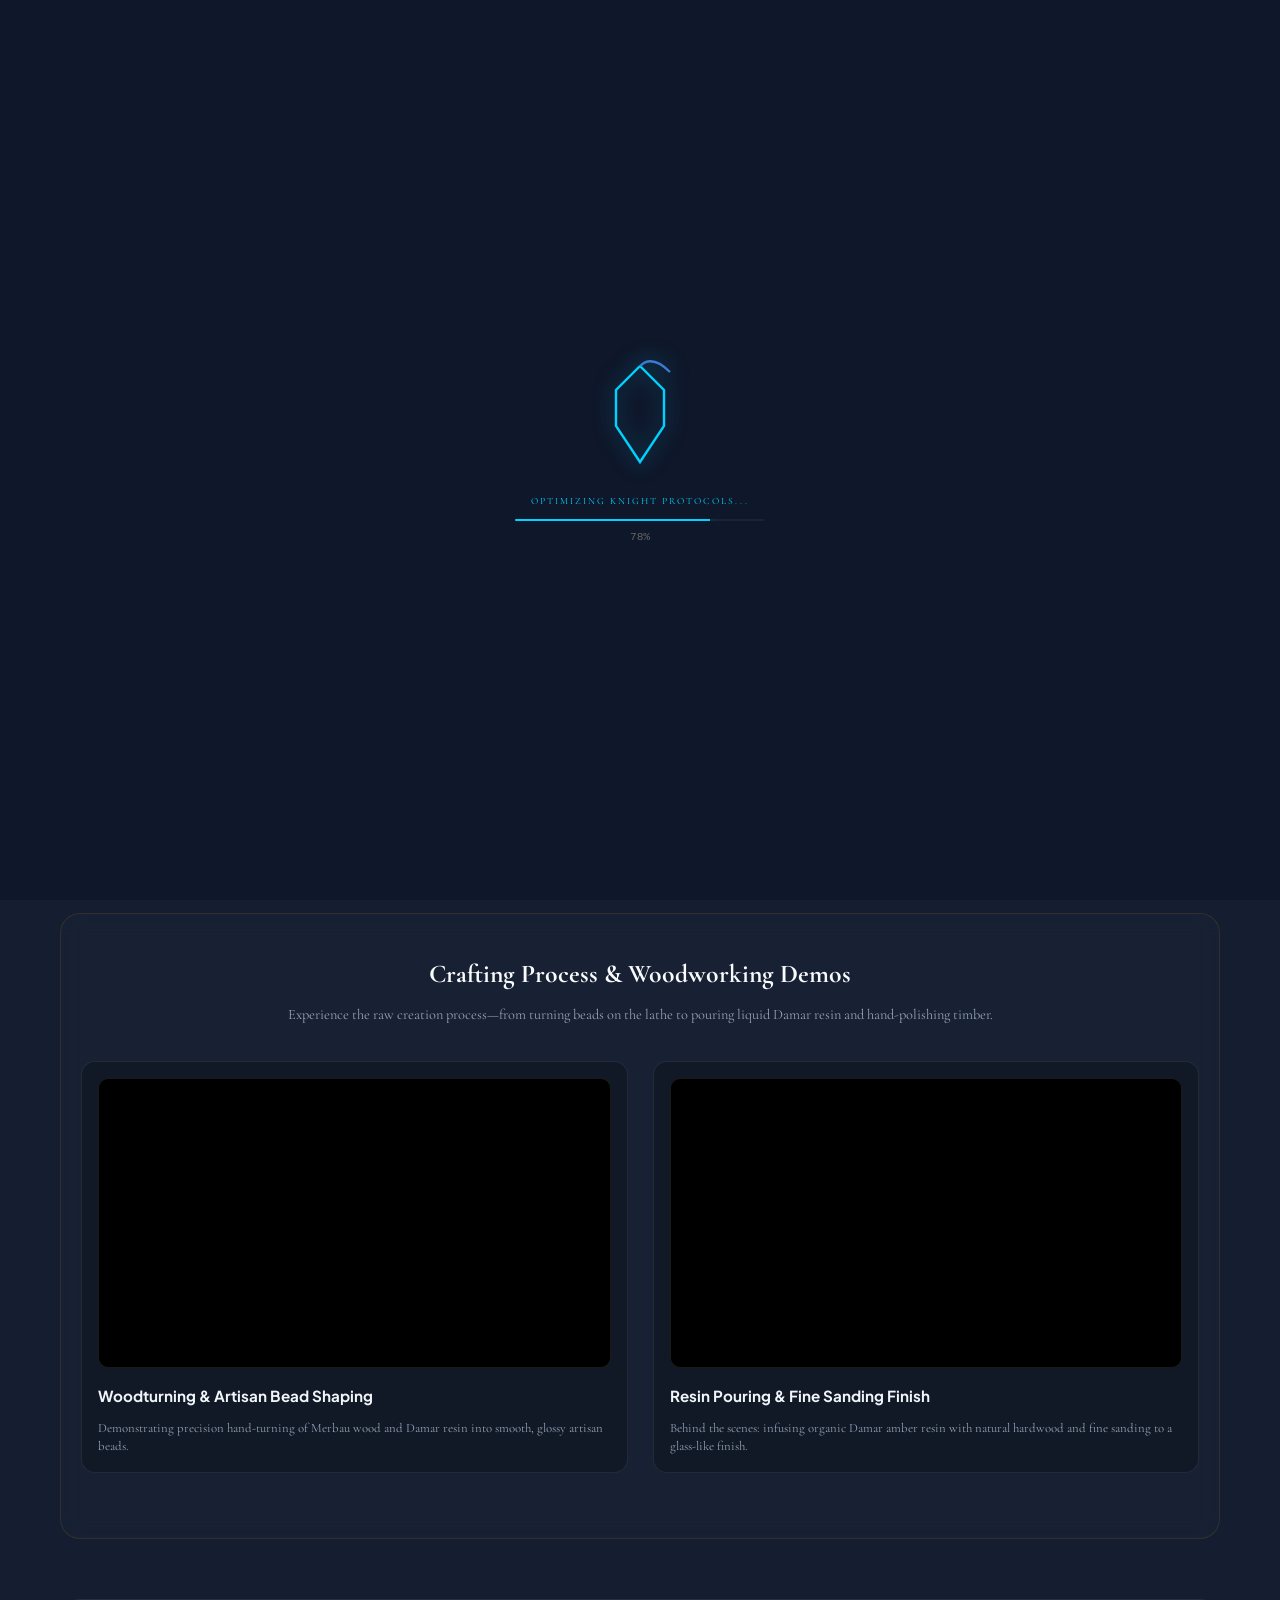
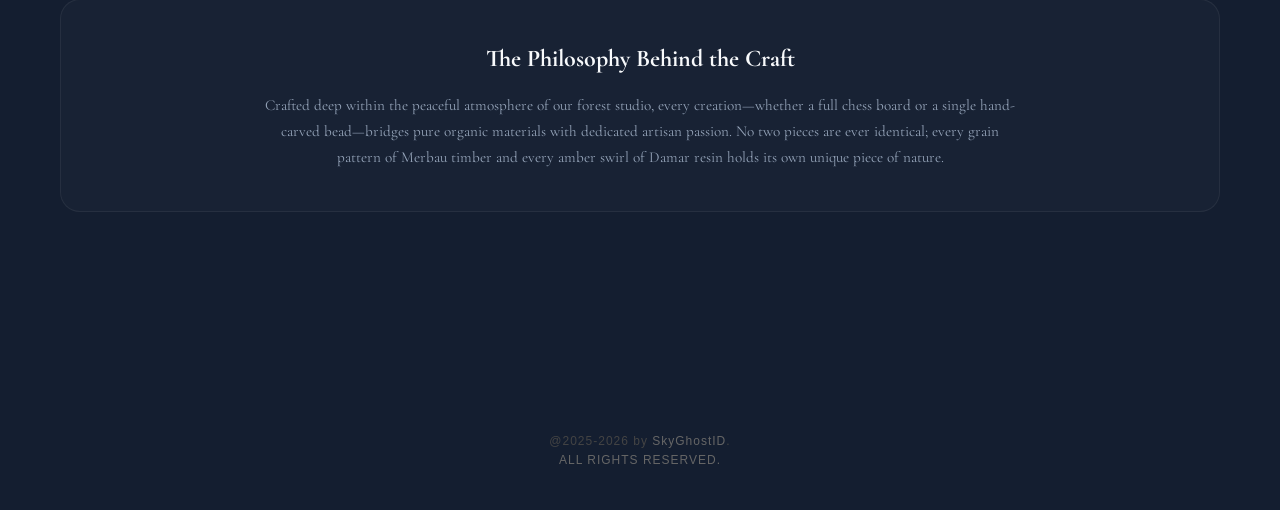
<file: crafts/index.html>
<!doctype html><html lang="en"><head><meta charset="UTF-8"><title id="page-title">Artisan Crafts - Naetziel Laksono</title><meta name="viewport" content="width=device-width,initial-scale=1"><link rel="icon" href="data:image/svg+xml,<svg xmlns=%22http://www.w3.org/2000/svg%22 viewBox=%220 0 100 100%22><text y=%22.9em%22 font-size=%2290%22>🪵</text></svg>"><link href="https://fonts.googleapis.com/css2?family=Plus+Jakarta+Sans:wght@300;400;600;800&display=swap" rel="stylesheet"><link rel="stylesheet" href="../Assets/gaya/finalStyle.css"><link rel="stylesheet" href="craftsStyle.css"><script src="../../preloader.js"></script><style></style></head><body><site-preloader></site-preloader><nav><div class="brand" id="nav-brand">Naetziel Laksono</div><button class="hamburger" id="hamburger" aria-label="Toggle navigation">☰</button><div class="nav-links" id="navLinks"><a href="../etalase/index.html" data-json="navigation.digital_arsenal">🛍️ Digital Arsenal</a> <a href="../index.html" data-json="navigation.back_home">← Back to Home</a></div><div style="display: flex; gap: 10px; align-items: center;"><button class="toggle-btn" id="langToggle" title="Switch Language" style="font-size: 0.85em; font-weight: 700; background: var(--bg-alt); border: 1px solid rgba(255,255,255,0.1); padding: 4px 10px; border-radius: 6px; cursor: pointer; color: var(--fg);">ID | EN</button></div></nav><section class="visible" style="padding-top: 40px; max-width: 1200px;"><div class="studio-status-wrapper"><div class="studio-status-badge"><div class="status-dot"></div><span data-json="studio_status">● Studio Active: Open for Commissions</span></div></div><div class="artisan-banner"><div class="artisan-dot"></div><span data-json="banner.atelier">Forged in the Forest Atelier</span> <span>•</span> <span data-json="banner.craft_type">100% Pure Handcraft</span></div><div class="artisan-header"><h2 data-json="header.title">Natural Wood & Resin Handcrafts</h2><p data-json="header.description">Pure handcrafted creations combining exotic Merbau hardwood, natural amber Damar resin, and selected fine timbers.</p></div><div class="trust-strip" id="trust-strip-container"></div><div style="display: grid; grid-template-columns: repeat(auto-fit, minmax(320px, 1fr)); gap: 30px;" id="products-container"></div><div class="process-section" id="process-gallery"><div class="process-header"><h3 data-json="process_section.title">Crafting Process & Woodworking Demos</h3><p data-json="process_section.description">Experience the raw creation process.</p></div><div class="video-grid" id="videos-container"></div></div><div class="story-section"><h3 data-json="story_section.title">The Philosophy Behind the Craft</h3><p data-json="story_section.description">Crafted deep within the peaceful atmosphere of our forest studio...</p></div></section><footer><div class="footer-content"><div class="footer-bottom"><p>@2025-2026 by <span id="footer-author">SkyGhostID</span>.<br><span data-json="footer.copyright">ALL RIGHTS RESERVED.</span></p></div></div></footer><script src="craftsScript.js"></script></body></html>
</file>
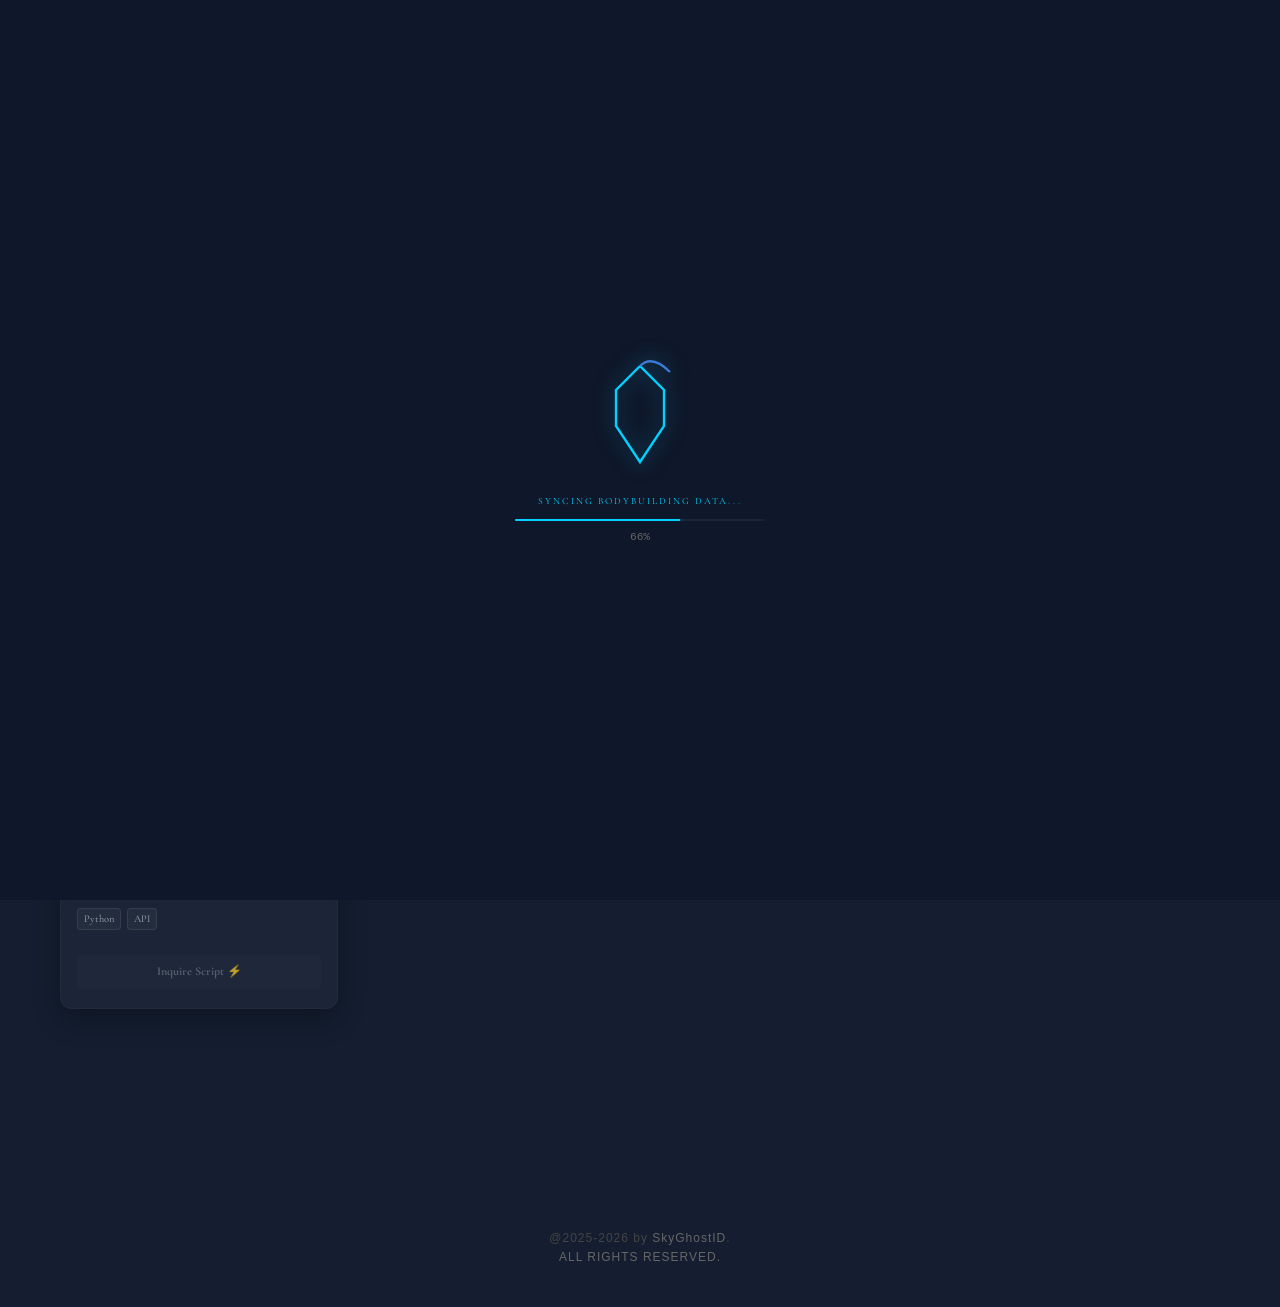
<file: etalase/index.html>
<!doctype html><html lang="en"><head><meta charset="UTF-8"><title>Digital Arsenal - Etalase Naetziel Laksono</title><meta name="viewport" content="width=device-width,initial-scale=1"><link rel="icon" href="data:image/svg+xml,<svg xmlns=%22http://www.w3.org/2000/svg%22 viewBox=%220 0 100 100%22><text y=%22.9em%22 font-size=%2290%22>🛍️</text></svg>"><link href="https://fonts.googleapis.com/css2?family=Plus+Jakarta+Sans:wght@300;400;600;800&display=swap" rel="stylesheet"><link rel="stylesheet" href="../Assets/gaya/finalStyle.css"><link rel="stylesheet" href="etalaseStyle.css"><script src="../preloader.js" defer></script></head><body><site-preloader></site-preloader><nav><div class="brand">Naetziel Laksono</div><button class="hamburger" id="hamburger">☰</button><div class="nav-links" id="navLinks"><a href="../crafts/index.html" style="color: #f59e0b; font-weight: 700;" data-en="🪵 Artisan Crafts" data-id="🪵 Kriya Kayu & Resin">🪵 Artisan Crafts</a> <a href="../index.html" data-en="← Back to Home" data-id="← Kembali ke Beranda">← Back to Home</a></div><div style="display: flex; gap: 10px; align-items: center;"><button class="toggle-btn" id="langToggle" title="Switch Language" style="font-size: 0.85em; font-weight: 700; background: var(--bg-alt); border: 1px solid rgba(255,255,255,0.1); padding: 4px 8px; border-radius: 6px; cursor: pointer; color: var(--fg);">ID | EN</button></div></nav><section class="visible" style="padding-top: 40px; max-width: 1200px;"><div class="hud-banner"><div class="hud-dot"></div><span data-en="Secure Direct Transaction Hub" data-id="Pusat Transaksi Langsung Aman">Secure Direct Transaction Hub</span> <span>•</span> <span data-en="Status: Operational" data-id="Status: Beroperasi">Status: Operational</span></div><div class="etalase-header"><h2 data-en="Digital Arsenal" data-id="Arsenal Digital">Digital Arsenal</h2><p class="section-tagline" data-en="Engineered systems, source codes, templates, and high-performance assets." data-id="Sistem terancang, kode sumber, templat, dan aset berkinerja tinggi.">Engineered systems, source codes, templates, and high-performance assets.</p></div><div class="trust-strip"><div class="trust-item"><span data-en="🔒" data-id="🔒">🔒</span> <span data-en="Secure Pay" data-id="Bayar Aman">Secure Pay</span></div><div class="trust-item"><span data-en="⚡" data-id="⚡">⚡</span> <span data-en="Rapid Delivery" data-id="Kirim Kilat">Rapid Delivery</span></div><div class="trust-item"><span data-en="💎" data-id="💎">💎</span> <span data-en="Master Grade" data-id="Tingkat Master">Master Grade</span></div><div class="trust-item"><span data-en="🤝" data-id="🤝">🤝</span> <span data-en="Direct Support" data-id="Dukungan Langsung">Direct Support</span></div></div><div class="search-wrapper"><input id="searchInput" class="search-input" placeholder="🔍 Search tool, template, or tech stack..."></div><div class="etalase-filters"><button class="filter-btn active" data-filter="all" data-en="All Items" data-id="Semua Item">All Items</button> <button class="filter-btn" data-filter="template" data-en="Templates" data-id="Templat">Templates</button> <button class="filter-btn" data-filter="automation" data-en="Automation" data-id="Otomasi">Automation</button> <button class="filter-btn" data-filter="service" data-en="Services" data-id="Layanan">Services</button> <button class="filter-btn" data-filter="free" data-en="Freebies" data-id="Gratisan">Freebies</button></div><div id="etalaseGrid"></div><div id="emptyState" class="empty-state"><p data-en="⚠️ No tactical assets found matching your criteria." data-id="⚠️ Tidak ditemukan aset taktis yang sesuai kriteria.">⚠️ No tactical assets found matching your criteria.</p></div></section><footer><div class="footer-content"><div class="footer-bottom"><p>@2025-2026 by <span>SkyGhostID</span>.<br><span data-en="ALL RIGHTS RESERVED." data-id="HAK CIPTA DILINDUNGI.">ALL RIGHTS RESERVED.</span></p></div></div></footer><script src="etalaseScript.js" defer></script></body></html>
</file>
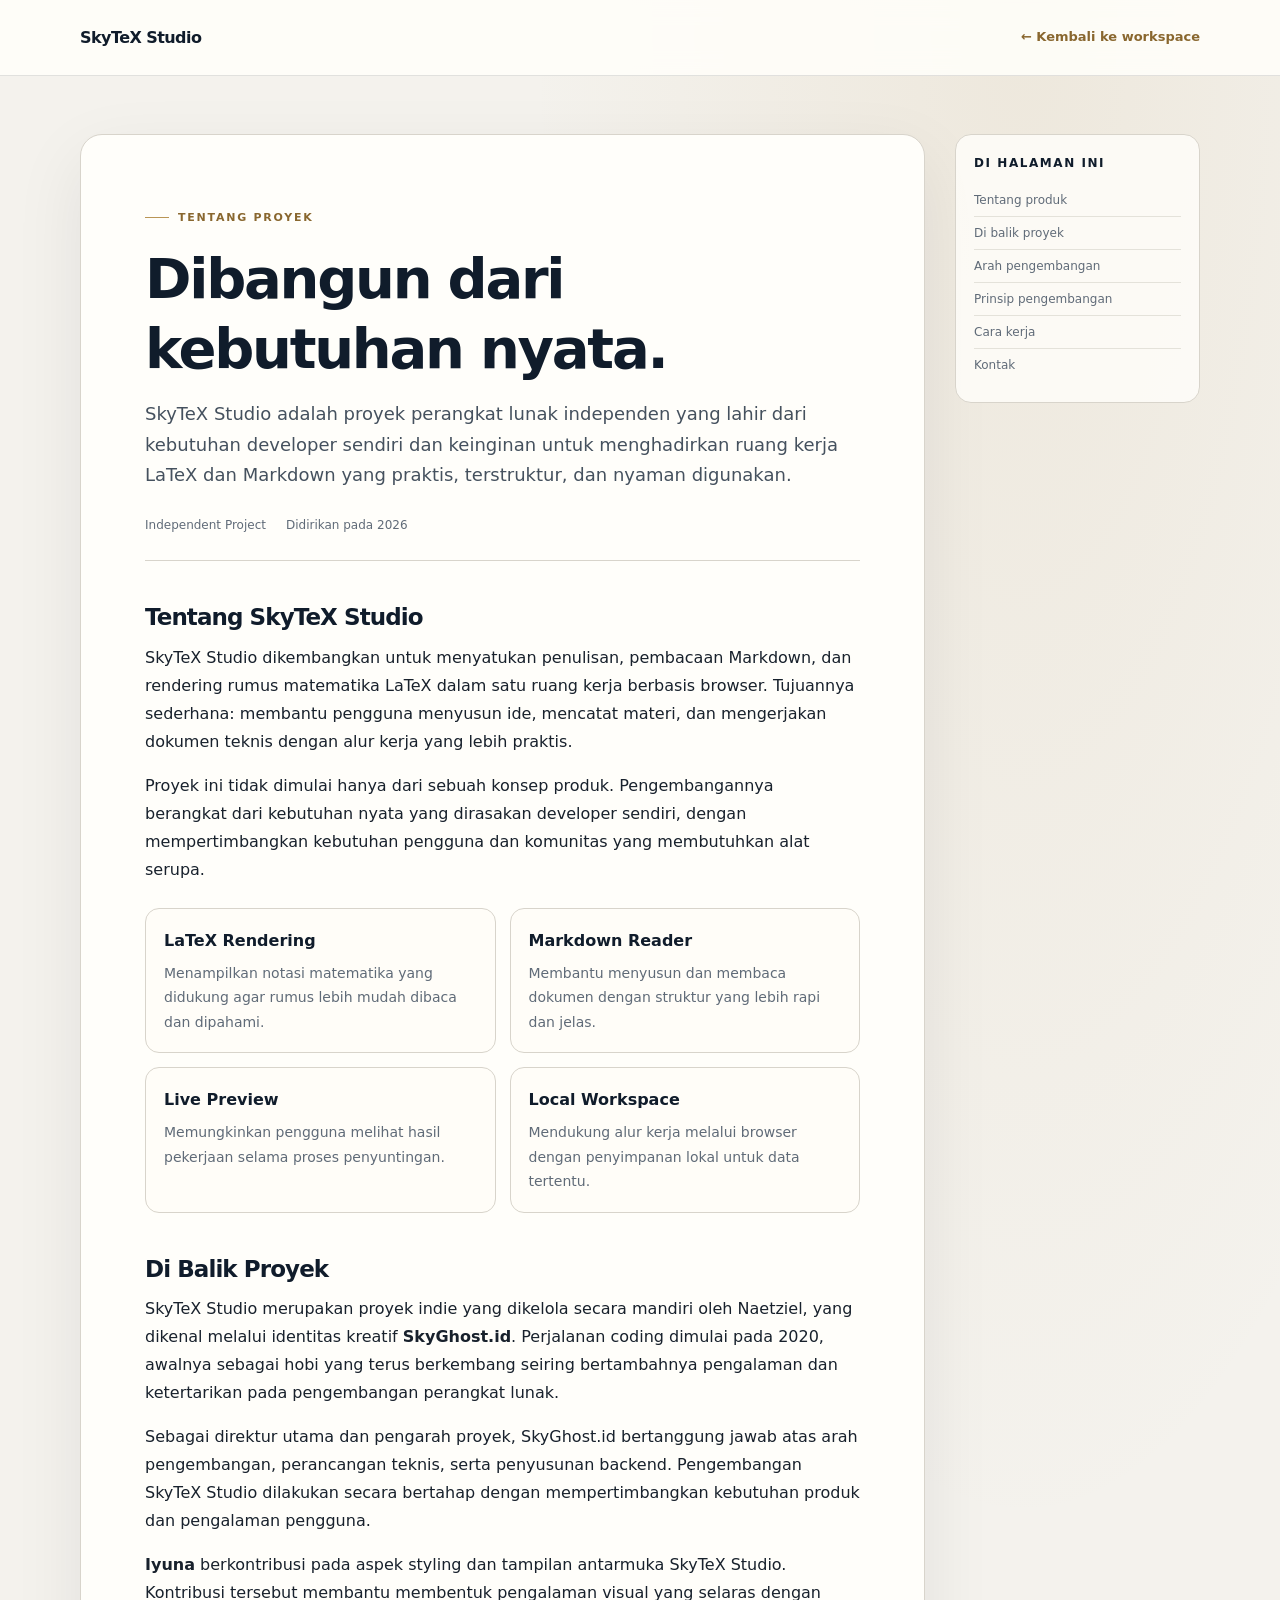
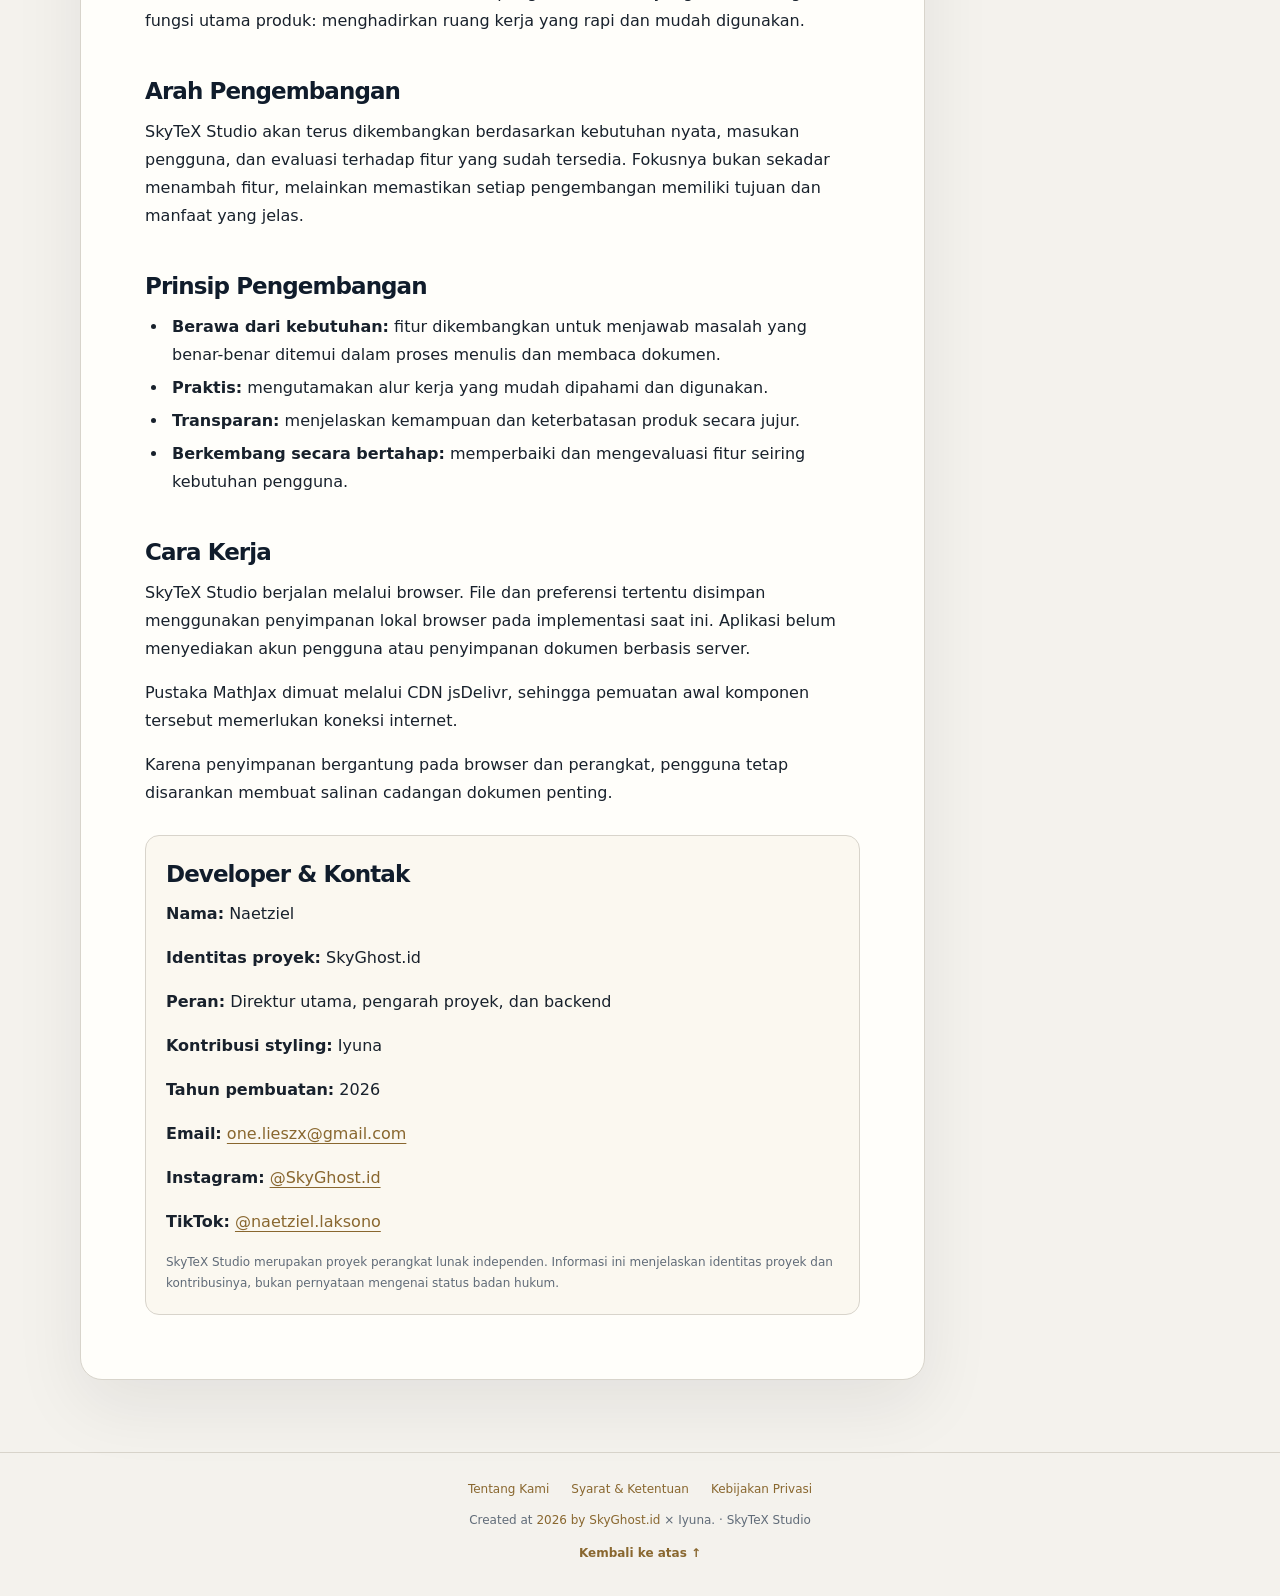
<file: SkyTeX-Studio/legal/about.html>
<!doctype html><html lang="id"><head><meta charset="utf-8"><meta name="viewport" content="width=device-width,initial-scale=1"><meta name="color-scheme" content="light"><meta name="description" content="Kenali SkyTeX Studio, proyek indie oleh SkyGhost.id dengan kontribusi styling dari Iyuna. Ruang kerja browser untuk Markdown dan notasi matematika LaTeX."><link rel="stylesheet" href="legal.css"><title>Tentang Kami — SkyTeX Studio</title></head><body><header class="site-header"><div class="header-inner"><a class="brand" href="../index.html" aria-label="SkyTeX Studio, halaman utama"><span>SkyTeX Studio</span> </a><a class="back-link" href="../index.html">← Kembali ke workspace</a></div></header><main class="page-shell" id="top"><article class="document"><span class="eyebrow">TENTANG PROYEK</span><h1>Dibangun dari kebutuhan nyata.</h1><p class="lead">SkyTeX Studio adalah proyek perangkat lunak independen yang lahir dari kebutuhan developer sendiri dan keinginan untuk menghadirkan ruang kerja LaTeX dan Markdown yang praktis, terstruktur, dan nyaman digunakan.</p><div class="doc-meta"><span>Independent Project</span> <span>Didirikan pada 2026</span></div><h2 id="who">Tentang SkyTeX Studio</h2><p>SkyTeX Studio dikembangkan untuk menyatukan penulisan, pembacaan Markdown, dan rendering rumus matematika LaTeX dalam satu ruang kerja berbasis browser. Tujuannya sederhana: membantu pengguna menyusun ide, mencatat materi, dan mengerjakan dokumen teknis dengan alur kerja yang lebih praktis.</p><p>Proyek ini tidak dimulai hanya dari sebuah konsep produk. Pengembangannya berangkat dari kebutuhan nyata yang dirasakan developer sendiri, dengan mempertimbangkan kebutuhan pengguna dan komunitas yang membutuhkan alat serupa.</p><div class="feature-grid"><section class="feature"><strong>LaTeX Rendering</strong><p>Menampilkan notasi matematika yang didukung agar rumus lebih mudah dibaca dan dipahami.</p></section><section class="feature"><strong>Markdown Reader</strong><p>Membantu menyusun dan membaca dokumen dengan struktur yang lebih rapi dan jelas.</p></section><section class="feature"><strong>Live Preview</strong><p>Memungkinkan pengguna melihat hasil pekerjaan selama proses penyuntingan.</p></section><section class="feature"><strong>Local Workspace</strong><p>Mendukung alur kerja melalui browser dengan penyimpanan lokal untuk data tertentu.</p></section></div><h2 id="developer">Di Balik Proyek</h2><p>SkyTeX Studio merupakan proyek indie yang dikelola secara mandiri oleh Naetziel, yang dikenal melalui identitas kreatif <strong>SkyGhost.id</strong>. Perjalanan coding dimulai pada 2020, awalnya sebagai hobi yang terus berkembang seiring bertambahnya pengalaman dan ketertarikan pada pengembangan perangkat lunak.</p><p>Sebagai direktur utama dan pengarah proyek, SkyGhost.id bertanggung jawab atas arah pengembangan, perancangan teknis, serta penyusunan backend. Pengembangan SkyTeX Studio dilakukan secara bertahap dengan mempertimbangkan kebutuhan produk dan pengalaman pengguna.</p><p><strong>Iyuna</strong> berkontribusi pada aspek styling dan tampilan antarmuka SkyTeX Studio. Kontribusi tersebut membantu membentuk pengalaman visual yang selaras dengan fungsi utama produk: menghadirkan ruang kerja yang rapi dan mudah digunakan.</p><h2 id="vision">Arah Pengembangan</h2><p>SkyTeX Studio akan terus dikembangkan berdasarkan kebutuhan nyata, masukan pengguna, dan evaluasi terhadap fitur yang sudah tersedia. Fokusnya bukan sekadar menambah fitur, melainkan memastikan setiap pengembangan memiliki tujuan dan manfaat yang jelas.</p><h2 id="principles">Prinsip Pengembangan</h2><ul><li><strong>Berawa dari kebutuhan:</strong> fitur dikembangkan untuk menjawab masalah yang benar-benar ditemui dalam proses menulis dan membaca dokumen.</li><li><strong>Praktis:</strong> mengutamakan alur kerja yang mudah dipahami dan digunakan.</li><li><strong>Transparan:</strong> menjelaskan kemampuan dan keterbatasan produk secara jujur.</li><li><strong>Berkembang secara bertahap:</strong> memperbaiki dan mengevaluasi fitur seiring kebutuhan pengguna.</li></ul><h2 id="how">Cara Kerja</h2><p>SkyTeX Studio berjalan melalui browser. File dan preferensi tertentu disimpan menggunakan penyimpanan lokal browser pada implementasi saat ini. Aplikasi belum menyediakan akun pengguna atau penyimpanan dokumen berbasis server.</p><p>Pustaka MathJax dimuat melalui CDN jsDelivr, sehingga pemuatan awal komponen tersebut memerlukan koneksi internet.</p><p>Karena penyimpanan bergantung pada browser dan perangkat, pengguna tetap disarankan membuat salinan cadangan dokumen penting.</p><div class="contact-card"><h2 id="contact" style="margin-top:0">Developer &amp; Kontak</h2><p><strong>Nama:</strong> Naetziel</p><p><strong>Identitas proyek:</strong> SkyGhost.id</p><p><strong>Peran:</strong> Direktur utama, pengarah proyek, dan backend</p><p><strong>Kontribusi styling:</strong> Iyuna</p><p><strong>Tahun pembuatan:</strong> 2026</p><p><strong>Email:</strong> <a href="mailto:one.lieszx@gmail.com">one.lieszx@gmail.com</a></p><p><strong>Instagram:</strong> <a href="https://instagram.com/SkyGhost.id" target="_blank" rel="noopener noreferrer">@SkyGhost.id</a></p><p><strong>TikTok:</strong> <a href="https://www.tiktok.com/@naetziel.laksono" target="_blank" rel="noopener noreferrer">@naetziel.laksono</a></p><p class="small-note">SkyTeX Studio merupakan proyek perangkat lunak independen. Informasi ini menjelaskan identitas proyek dan kontribusinya, bukan pernyataan mengenai status badan hukum.</p></div></article><aside class="toc"><h2>Di halaman ini</h2><nav><a href="#who">Tentang produk</a> <a href="#developer">Di balik proyek</a> <a href="#vision">Arah pengembangan</a> <a href="#principles">Prinsip pengembangan</a> <a href="#how">Cara kerja</a> <a href="#contact">Kontak</a></nav></aside></main><footer class="site-footer"><nav class="footer-links" aria-label="Tautan dokumen"><a href="about.html">Tentang Kami</a> <a href="terms-of-service.html">Syarat &amp; Ketentuan</a> <a href="privacy-policy.html">Kebijakan Privasi</a></nav><div>Created at <a style="text-decoration: none;" href="https://instagram.com/SkyGhost.id" target="_blank" rel="noopener noreferrer">2026 by SkyGhost.id</a> × Iyuna. · SkyTeX Studio</div><a class="back-top" href="#top">Kembali ke atas ↑</a></footer></body></html>
</file>
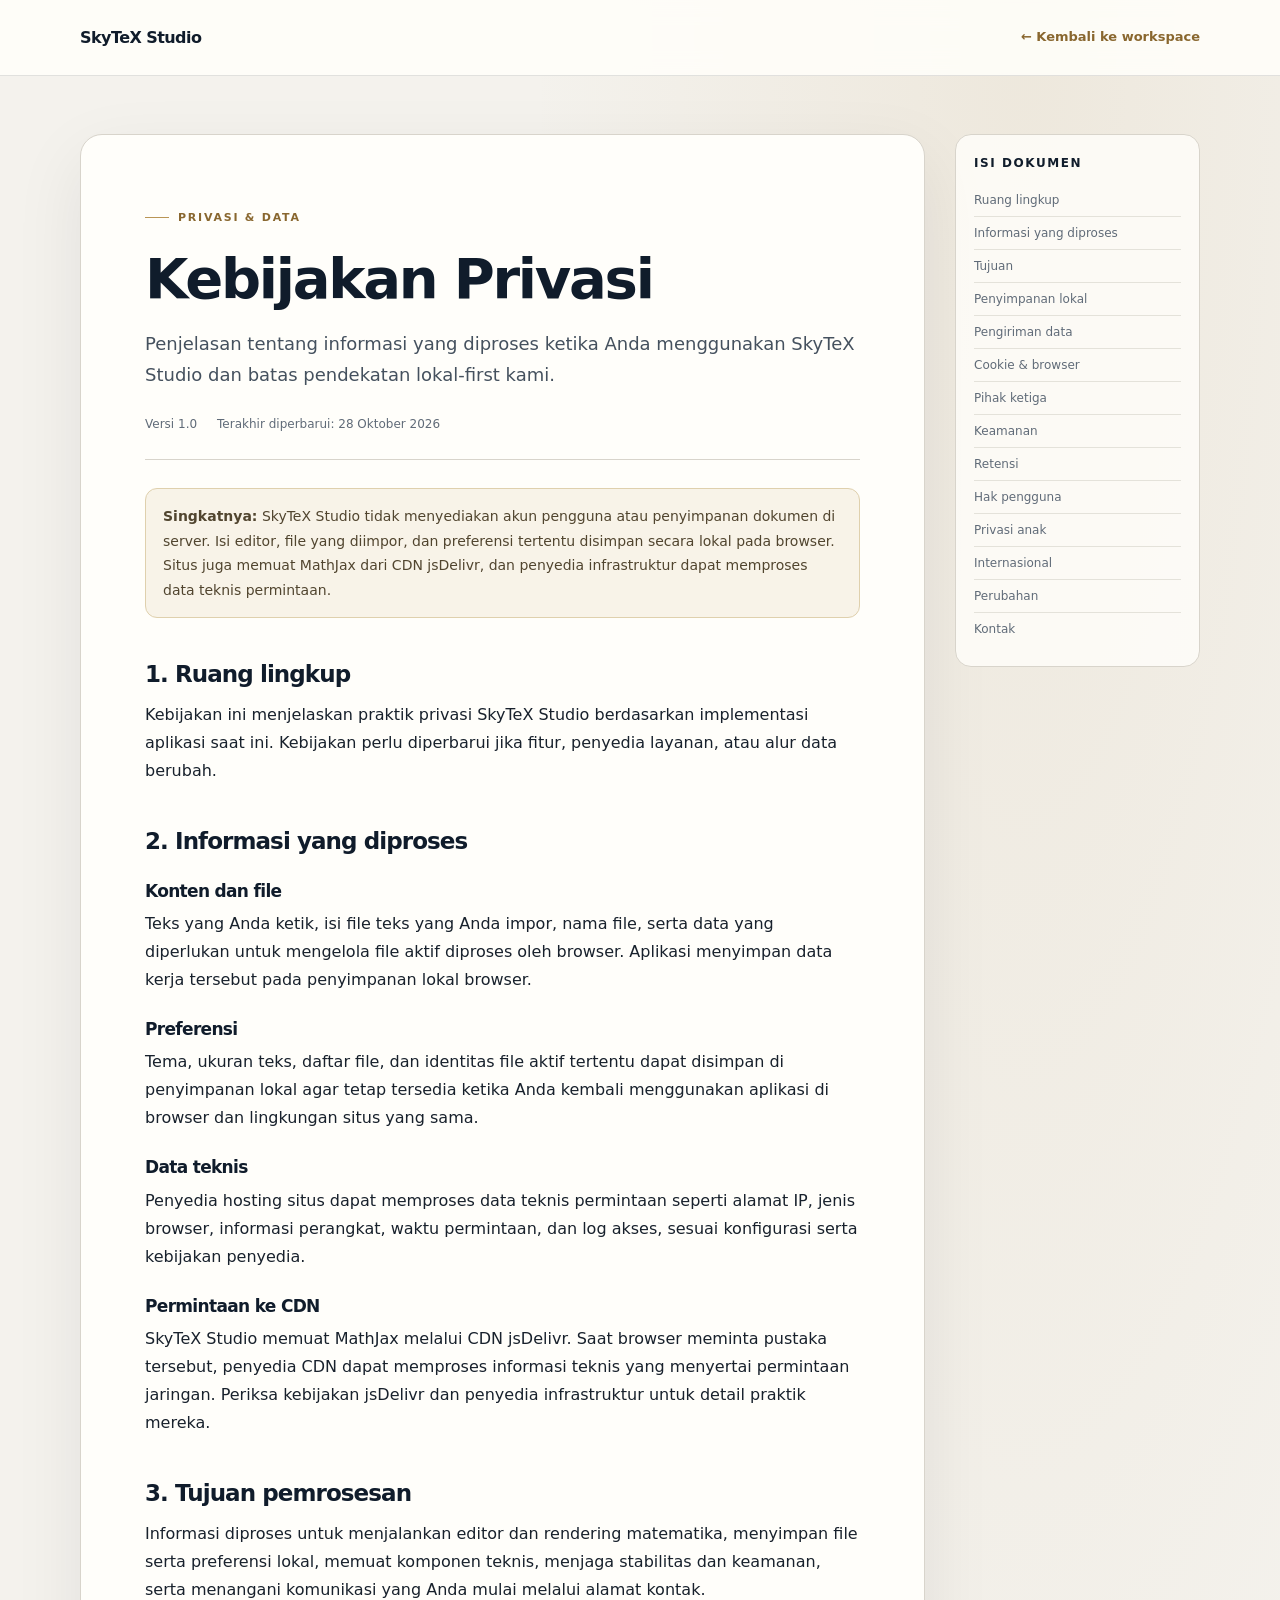
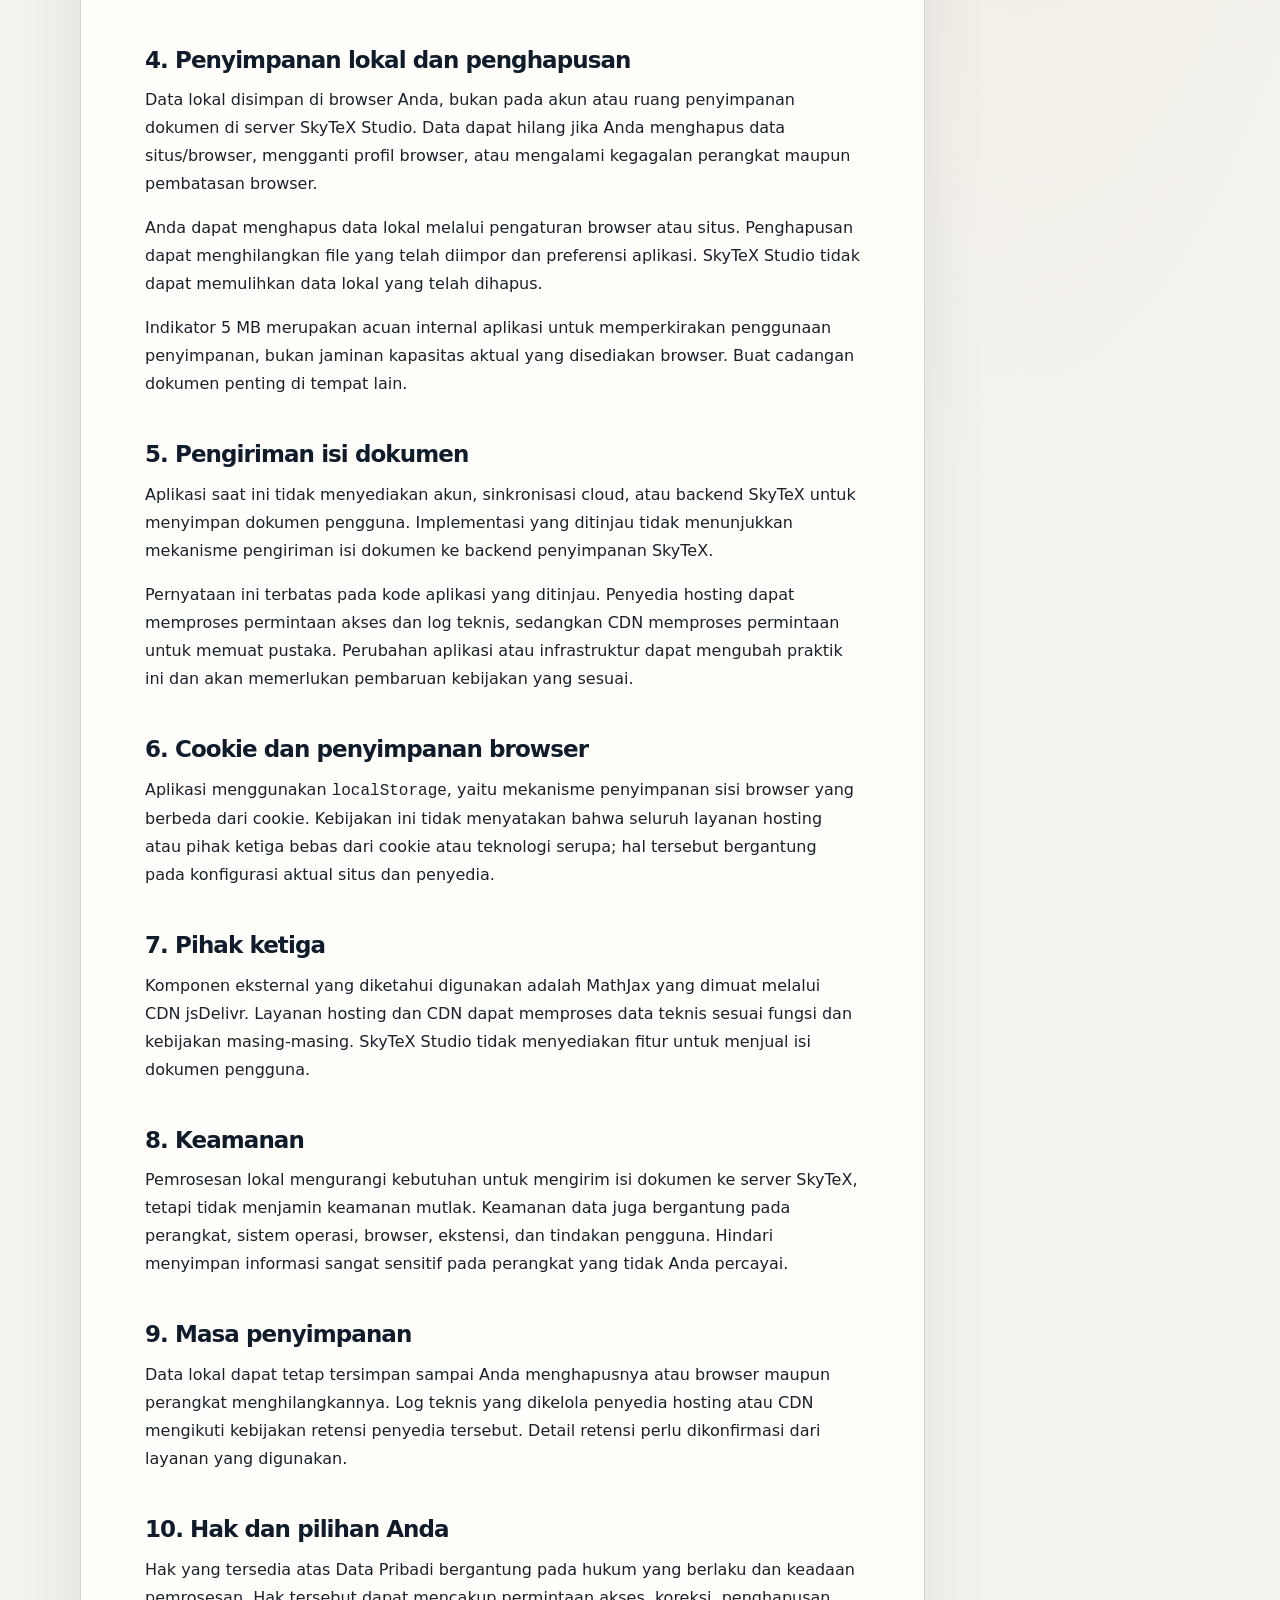
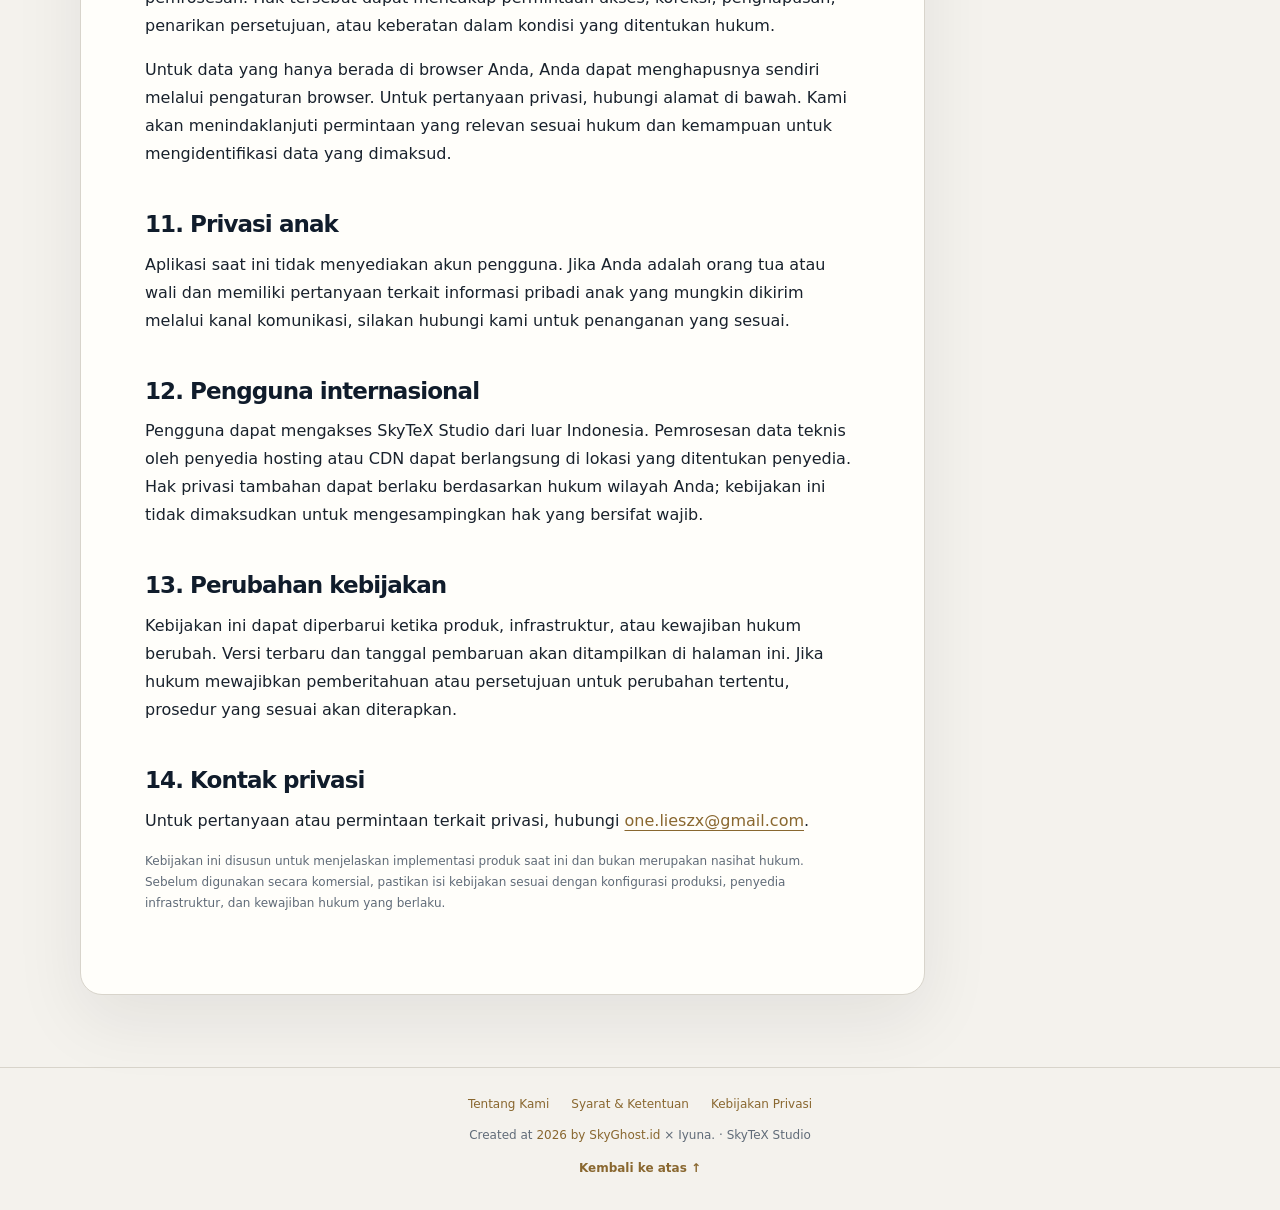
<file: SkyTeX-Studio/legal/privacy-policy.html>
<!doctype html><html lang="id"><head><meta charset="utf-8"><meta name="viewport" content="width=device-width,initial-scale=1"><meta name="color-scheme" content="light"><link rel="stylesheet" href="legal.css"><title>Kebijakan Privasi — SkyTeX Studio</title><meta name="description" content="Pelajari cara SkyTeX Studio menangani penyimpanan lokal, data teknis, dan layanan pihak ketiga."></head><body><header class="site-header"><div class="header-inner"><a class="brand" href="../index.html" aria-label="SkyTeX Studio, halaman utama"><span>SkyTeX Studio</span></a><a class="back-link" href="../index.html">← Kembali ke workspace</a></div></header><main class="page-shell" id="top"><article class="document"><span class="eyebrow">PRIVASI &amp; DATA</span><h1>Kebijakan Privasi</h1><p class="lead">Penjelasan tentang informasi yang diproses ketika Anda menggunakan SkyTeX Studio dan batas pendekatan lokal-first kami.</p><div class="doc-meta"><span>Versi 1.0</span><span>Terakhir diperbarui: 28 Oktober 2026</span></div><div class="notice"><strong>Singkatnya:</strong> SkyTeX Studio tidak menyediakan akun pengguna atau penyimpanan dokumen di server. Isi editor, file yang diimpor, dan preferensi tertentu disimpan secara lokal pada browser. Situs juga memuat MathJax dari CDN jsDelivr, dan penyedia infrastruktur dapat memproses data teknis permintaan.</div><h2 id="scope">1. Ruang lingkup</h2><p>Kebijakan ini menjelaskan praktik privasi SkyTeX Studio berdasarkan implementasi aplikasi saat ini. Kebijakan perlu diperbarui jika fitur, penyedia layanan, atau alur data berubah.</p><h2 id="data">2. Informasi yang diproses</h2><h3>Konten dan file</h3><p>Teks yang Anda ketik, isi file teks yang Anda impor, nama file, serta data yang diperlukan untuk mengelola file aktif diproses oleh browser. Aplikasi menyimpan data kerja tersebut pada penyimpanan lokal browser.</p><h3>Preferensi</h3><p>Tema, ukuran teks, daftar file, dan identitas file aktif tertentu dapat disimpan di penyimpanan lokal agar tetap tersedia ketika Anda kembali menggunakan aplikasi di browser dan lingkungan situs yang sama.</p><h3>Data teknis</h3><p>Penyedia hosting situs dapat memproses data teknis permintaan seperti alamat IP, jenis browser, informasi perangkat, waktu permintaan, dan log akses, sesuai konfigurasi serta kebijakan penyedia.</p><h3>Permintaan ke CDN</h3><p>SkyTeX Studio memuat MathJax melalui CDN jsDelivr. Saat browser meminta pustaka tersebut, penyedia CDN dapat memproses informasi teknis yang menyertai permintaan jaringan. Periksa kebijakan jsDelivr dan penyedia infrastruktur untuk detail praktik mereka.</p><h2 id="purpose">3. Tujuan pemrosesan</h2><p>Informasi diproses untuk menjalankan editor dan rendering matematika, menyimpan file serta preferensi lokal, memuat komponen teknis, menjaga stabilitas dan keamanan, serta menangani komunikasi yang Anda mulai melalui alamat kontak.</p><h2 id="local">4. Penyimpanan lokal dan penghapusan</h2><p>Data lokal disimpan di browser Anda, bukan pada akun atau ruang penyimpanan dokumen di server SkyTeX Studio. Data dapat hilang jika Anda menghapus data situs/browser, mengganti profil browser, atau mengalami kegagalan perangkat maupun pembatasan browser.</p><p>Anda dapat menghapus data lokal melalui pengaturan browser atau situs. Penghapusan dapat menghilangkan file yang telah diimpor dan preferensi aplikasi. SkyTeX Studio tidak dapat memulihkan data lokal yang telah dihapus.</p><p>Indikator 5 MB merupakan acuan internal aplikasi untuk memperkirakan penggunaan penyimpanan, bukan jaminan kapasitas aktual yang disediakan browser. Buat cadangan dokumen penting di tempat lain.</p><h2 id="server">5. Pengiriman isi dokumen</h2><p>Aplikasi saat ini tidak menyediakan akun, sinkronisasi cloud, atau backend SkyTeX untuk menyimpan dokumen pengguna. Implementasi yang ditinjau tidak menunjukkan mekanisme pengiriman isi dokumen ke backend penyimpanan SkyTeX.</p><p>Pernyataan ini terbatas pada kode aplikasi yang ditinjau. Penyedia hosting dapat memproses permintaan akses dan log teknis, sedangkan CDN memproses permintaan untuk memuat pustaka. Perubahan aplikasi atau infrastruktur dapat mengubah praktik ini dan akan memerlukan pembaruan kebijakan yang sesuai.</p><h2 id="cookies">6. Cookie dan penyimpanan browser</h2><p>Aplikasi menggunakan <code>localStorage</code>, yaitu mekanisme penyimpanan sisi browser yang berbeda dari cookie. Kebijakan ini tidak menyatakan bahwa seluruh layanan hosting atau pihak ketiga bebas dari cookie atau teknologi serupa; hal tersebut bergantung pada konfigurasi aktual situs dan penyedia.</p><h2 id="third-party">7. Pihak ketiga</h2><p>Komponen eksternal yang diketahui digunakan adalah MathJax yang dimuat melalui CDN jsDelivr. Layanan hosting dan CDN dapat memproses data teknis sesuai fungsi dan kebijakan masing-masing. SkyTeX Studio tidak menyediakan fitur untuk menjual isi dokumen pengguna.</p><h2 id="security">8. Keamanan</h2><p>Pemrosesan lokal mengurangi kebutuhan untuk mengirim isi dokumen ke server SkyTeX, tetapi tidak menjamin keamanan mutlak. Keamanan data juga bergantung pada perangkat, sistem operasi, browser, ekstensi, dan tindakan pengguna. Hindari menyimpan informasi sangat sensitif pada perangkat yang tidak Anda percayai.</p><h2 id="retention">9. Masa penyimpanan</h2><p>Data lokal dapat tetap tersimpan sampai Anda menghapusnya atau browser maupun perangkat menghilangkannya. Log teknis yang dikelola penyedia hosting atau CDN mengikuti kebijakan retensi penyedia tersebut. Detail retensi perlu dikonfirmasi dari layanan yang digunakan.</p><h2 id="rights">10. Hak dan pilihan Anda</h2><p>Hak yang tersedia atas Data Pribadi bergantung pada hukum yang berlaku dan keadaan pemrosesan. Hak tersebut dapat mencakup permintaan akses, koreksi, penghapusan, penarikan persetujuan, atau keberatan dalam kondisi yang ditentukan hukum.</p><p>Untuk data yang hanya berada di browser Anda, Anda dapat menghapusnya sendiri melalui pengaturan browser. Untuk pertanyaan privasi, hubungi alamat di bawah. Kami akan menindaklanjuti permintaan yang relevan sesuai hukum dan kemampuan untuk mengidentifikasi data yang dimaksud.</p><h2 id="children">11. Privasi anak</h2><p>Aplikasi saat ini tidak menyediakan akun pengguna. Jika Anda adalah orang tua atau wali dan memiliki pertanyaan terkait informasi pribadi anak yang mungkin dikirim melalui kanal komunikasi, silakan hubungi kami untuk penanganan yang sesuai.</p><h2 id="international">12. Pengguna internasional</h2><p>Pengguna dapat mengakses SkyTeX Studio dari luar Indonesia. Pemrosesan data teknis oleh penyedia hosting atau CDN dapat berlangsung di lokasi yang ditentukan penyedia. Hak privasi tambahan dapat berlaku berdasarkan hukum wilayah Anda; kebijakan ini tidak dimaksudkan untuk mengesampingkan hak yang bersifat wajib.</p><h2 id="changes">13. Perubahan kebijakan</h2><p>Kebijakan ini dapat diperbarui ketika produk, infrastruktur, atau kewajiban hukum berubah. Versi terbaru dan tanggal pembaruan akan ditampilkan di halaman ini. Jika hukum mewajibkan pemberitahuan atau persetujuan untuk perubahan tertentu, prosedur yang sesuai akan diterapkan.</p><h2 id="contact">14. Kontak privasi</h2><p>Untuk pertanyaan atau permintaan terkait privasi, hubungi <a href="mailto:one.lieszx@gmail.com">one.lieszx@gmail.com</a>.</p><p class="small-note">Kebijakan ini disusun untuk menjelaskan implementasi produk saat ini dan bukan merupakan nasihat hukum. Sebelum digunakan secara komersial, pastikan isi kebijakan sesuai dengan konfigurasi produksi, penyedia infrastruktur, dan kewajiban hukum yang berlaku.</p></article><aside class="toc"><h2>Isi dokumen</h2><nav><a href="#scope">Ruang lingkup</a><a href="#data">Informasi yang diproses</a><a href="#purpose">Tujuan</a><a href="#local">Penyimpanan lokal</a><a href="#server">Pengiriman data</a><a href="#cookies">Cookie &amp; browser</a><a href="#third-party">Pihak ketiga</a><a href="#security">Keamanan</a><a href="#retention">Retensi</a><a href="#rights">Hak pengguna</a><a href="#children">Privasi anak</a><a href="#international">Internasional</a><a href="#changes">Perubahan</a><a href="#contact">Kontak</a></nav></aside></main><footer class="site-footer"><nav class="footer-links" aria-label="Tautan dokumen"><a href="about.html">Tentang Kami</a><a href="terms-of-service.html">Syarat &amp; Ketentuan</a><a href="privacy-policy.html">Kebijakan Privasi</a></nav><div>Created at <a style="text-decoration: none;" href="https://instagram.com/SkyGhost.id" target="_blank" rel="noopener noreferrer">2026 by SkyGhost.id</a> × Iyuna. · SkyTeX Studio</div><a class="back-top" href="#top">Kembali ke atas ↑</a></footer></body></html>
</file>
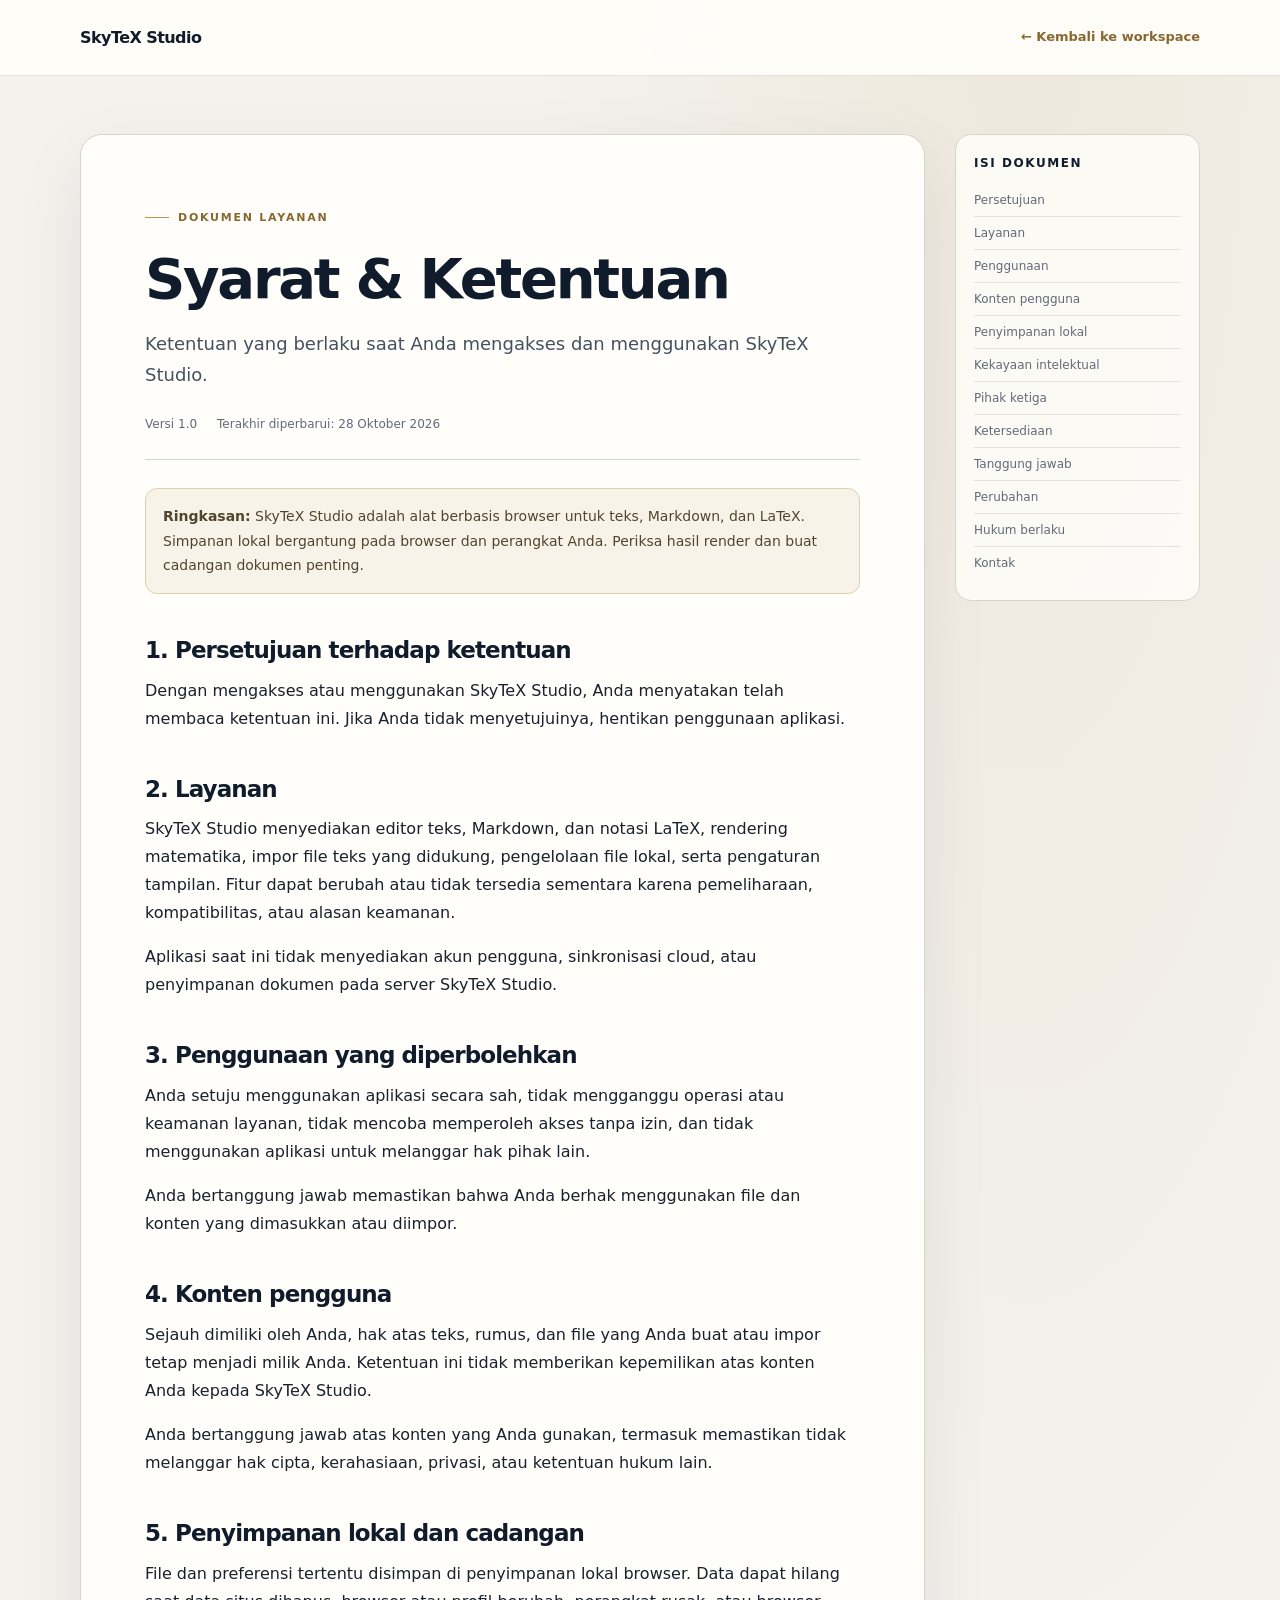
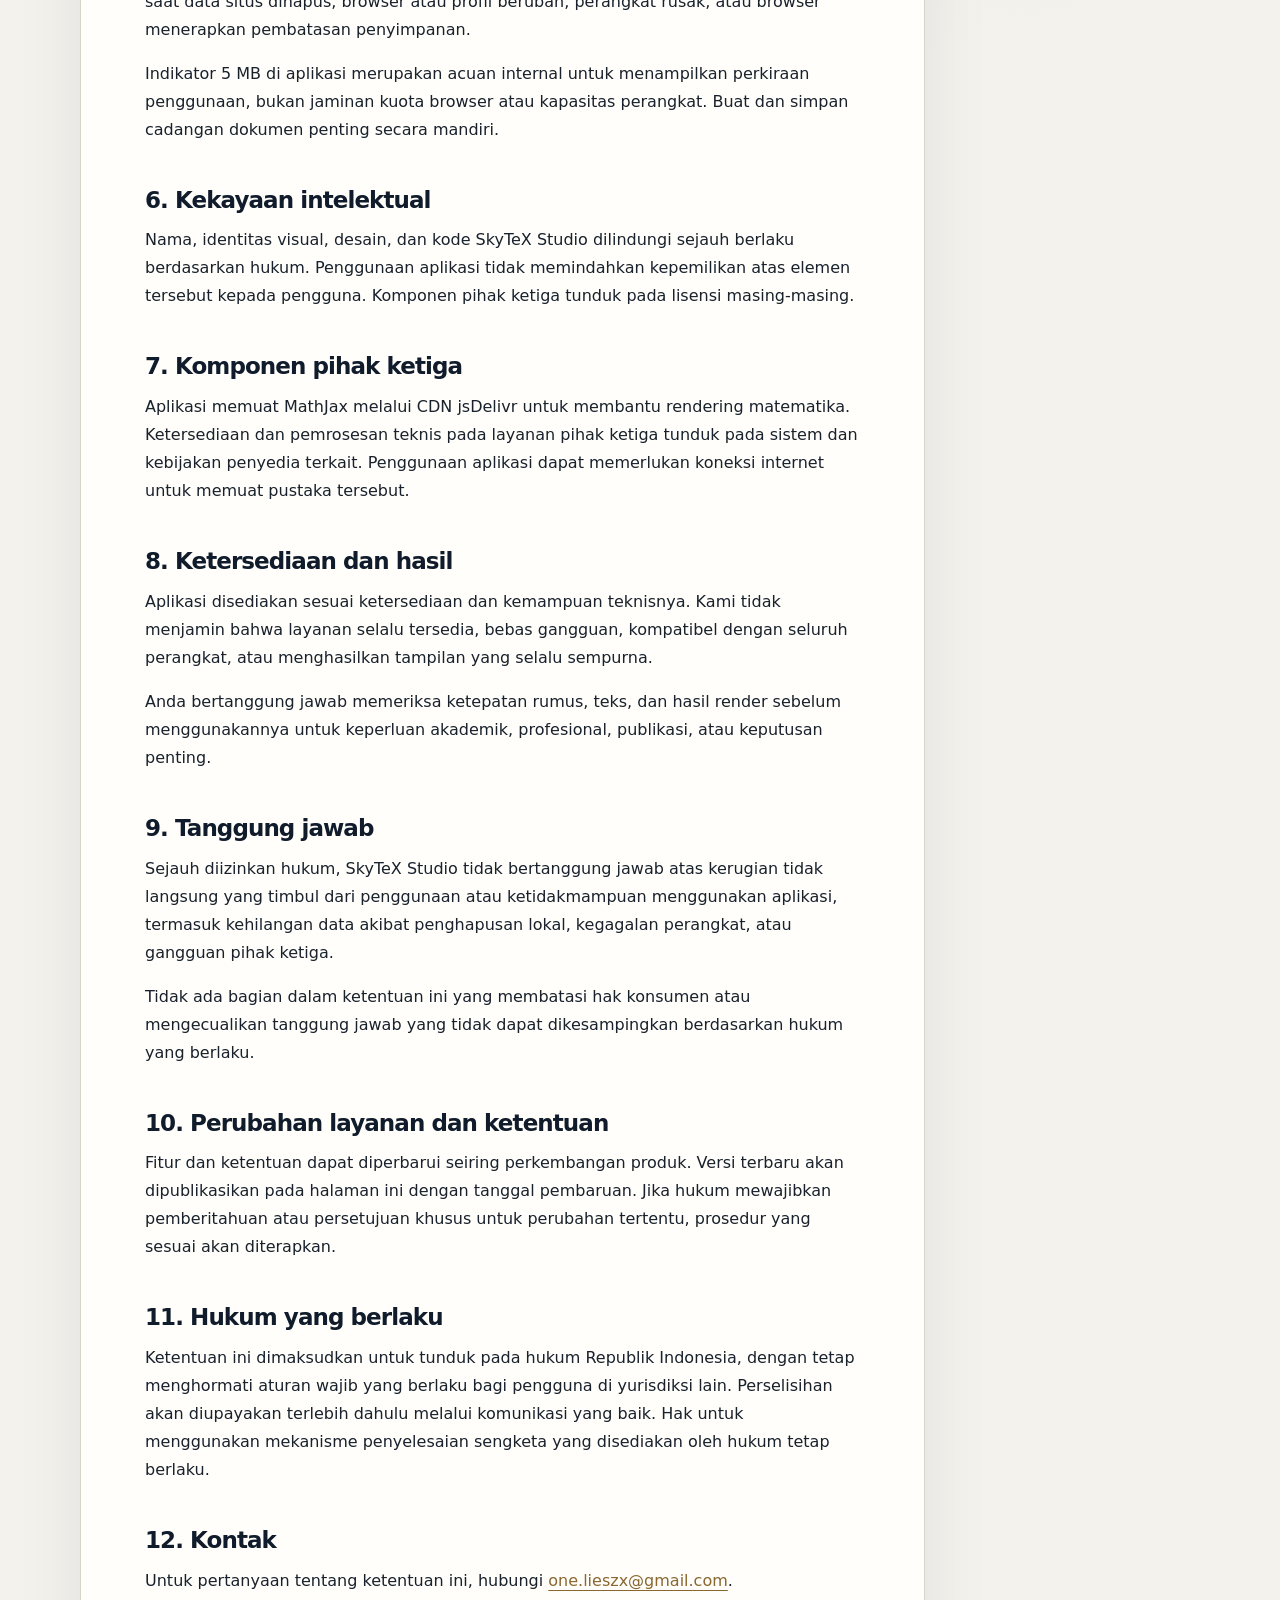
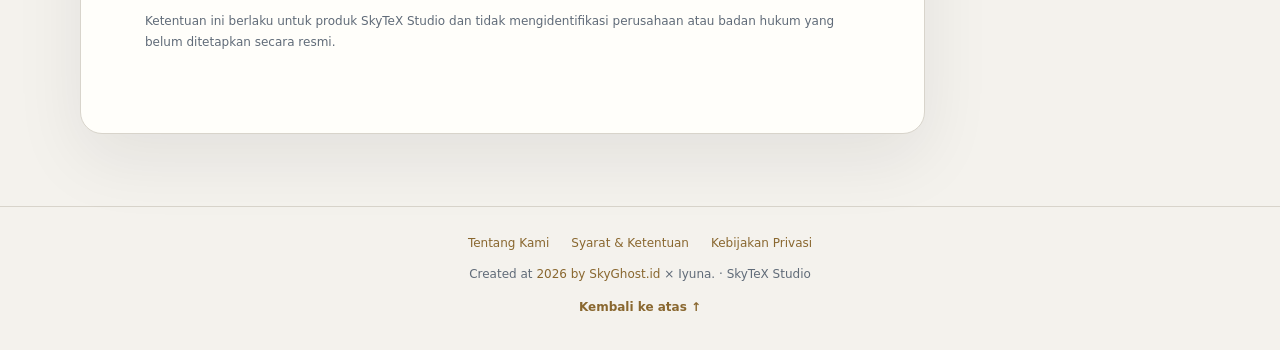
<file: SkyTeX-Studio/legal/terms-of-service.html>
<!doctype html><html lang="id"><head><meta charset="utf-8"><meta name="viewport" content="width=device-width,initial-scale=1"><meta name="color-scheme" content="light"><link rel="stylesheet" href="legal.css"><title>Syarat &amp; Ketentuan — SkyTeX Studio</title><meta name="description" content="Syarat dan ketentuan penggunaan SkyTeX Studio."></head><body><header class="site-header"><div class="header-inner"><a class="brand" href="../index.html" aria-label="SkyTeX Studio, halaman utama"><span>SkyTeX Studio</span></a><a class="back-link" href="../index.html">← Kembali ke workspace</a></div></header><main class="page-shell" id="top"><article class="document"><span class="eyebrow">DOKUMEN LAYANAN</span><h1>Syarat &amp; Ketentuan</h1><p class="lead">Ketentuan yang berlaku saat Anda mengakses dan menggunakan SkyTeX Studio.</p><div class="doc-meta"><span>Versi 1.0</span><span>Terakhir diperbarui: 28 Oktober 2026</span></div><div class="notice"><strong>Ringkasan:</strong> SkyTeX Studio adalah alat berbasis browser untuk teks, Markdown, dan LaTeX. Simpanan lokal bergantung pada browser dan perangkat Anda. Periksa hasil render dan buat cadangan dokumen penting.</div><h2 id="acceptance">1. Persetujuan terhadap ketentuan</h2><p>Dengan mengakses atau menggunakan SkyTeX Studio, Anda menyatakan telah membaca ketentuan ini. Jika Anda tidak menyetujuinya, hentikan penggunaan aplikasi.</p><h2 id="service">2. Layanan</h2><p>SkyTeX Studio menyediakan editor teks, Markdown, dan notasi LaTeX, rendering matematika, impor file teks yang didukung, pengelolaan file lokal, serta pengaturan tampilan. Fitur dapat berubah atau tidak tersedia sementara karena pemeliharaan, kompatibilitas, atau alasan keamanan.</p><p>Aplikasi saat ini tidak menyediakan akun pengguna, sinkronisasi cloud, atau penyimpanan dokumen pada server SkyTeX Studio.</p><h2 id="eligibility">3. Penggunaan yang diperbolehkan</h2><p>Anda setuju menggunakan aplikasi secara sah, tidak mengganggu operasi atau keamanan layanan, tidak mencoba memperoleh akses tanpa izin, dan tidak menggunakan aplikasi untuk melanggar hak pihak lain.</p><p>Anda bertanggung jawab memastikan bahwa Anda berhak menggunakan file dan konten yang dimasukkan atau diimpor.</p><h2 id="content">4. Konten pengguna</h2><p>Sejauh dimiliki oleh Anda, hak atas teks, rumus, dan file yang Anda buat atau impor tetap menjadi milik Anda. Ketentuan ini tidak memberikan kepemilikan atas konten Anda kepada SkyTeX Studio.</p><p>Anda bertanggung jawab atas konten yang Anda gunakan, termasuk memastikan tidak melanggar hak cipta, kerahasiaan, privasi, atau ketentuan hukum lain.</p><h2 id="storage">5. Penyimpanan lokal dan cadangan</h2><p>File dan preferensi tertentu disimpan di penyimpanan lokal browser. Data dapat hilang saat data situs dihapus, browser atau profil berubah, perangkat rusak, atau browser menerapkan pembatasan penyimpanan.</p><p>Indikator 5 MB di aplikasi merupakan acuan internal untuk menampilkan perkiraan penggunaan, bukan jaminan kuota browser atau kapasitas perangkat. Buat dan simpan cadangan dokumen penting secara mandiri.</p><h2 id="ip">6. Kekayaan intelektual</h2><p>Nama, identitas visual, desain, dan kode SkyTeX Studio dilindungi sejauh berlaku berdasarkan hukum. Penggunaan aplikasi tidak memindahkan kepemilikan atas elemen tersebut kepada pengguna. Komponen pihak ketiga tunduk pada lisensi masing-masing.</p><h2 id="third-party">7. Komponen pihak ketiga</h2><p>Aplikasi memuat MathJax melalui CDN jsDelivr untuk membantu rendering matematika. Ketersediaan dan pemrosesan teknis pada layanan pihak ketiga tunduk pada sistem dan kebijakan penyedia terkait. Penggunaan aplikasi dapat memerlukan koneksi internet untuk memuat pustaka tersebut.</p><h2 id="availability">8. Ketersediaan dan hasil</h2><p>Aplikasi disediakan sesuai ketersediaan dan kemampuan teknisnya. Kami tidak menjamin bahwa layanan selalu tersedia, bebas gangguan, kompatibel dengan seluruh perangkat, atau menghasilkan tampilan yang selalu sempurna.</p><p>Anda bertanggung jawab memeriksa ketepatan rumus, teks, dan hasil render sebelum menggunakannya untuk keperluan akademik, profesional, publikasi, atau keputusan penting.</p><h2 id="liability">9. Tanggung jawab</h2><p>Sejauh diizinkan hukum, SkyTeX Studio tidak bertanggung jawab atas kerugian tidak langsung yang timbul dari penggunaan atau ketidakmampuan menggunakan aplikasi, termasuk kehilangan data akibat penghapusan lokal, kegagalan perangkat, atau gangguan pihak ketiga.</p><p>Tidak ada bagian dalam ketentuan ini yang membatasi hak konsumen atau mengecualikan tanggung jawab yang tidak dapat dikesampingkan berdasarkan hukum yang berlaku.</p><h2 id="changes">10. Perubahan layanan dan ketentuan</h2><p>Fitur dan ketentuan dapat diperbarui seiring perkembangan produk. Versi terbaru akan dipublikasikan pada halaman ini dengan tanggal pembaruan. Jika hukum mewajibkan pemberitahuan atau persetujuan khusus untuk perubahan tertentu, prosedur yang sesuai akan diterapkan.</p><h2 id="law">11. Hukum yang berlaku</h2><p>Ketentuan ini dimaksudkan untuk tunduk pada hukum Republik Indonesia, dengan tetap menghormati aturan wajib yang berlaku bagi pengguna di yurisdiksi lain. Perselisihan akan diupayakan terlebih dahulu melalui komunikasi yang baik. Hak untuk menggunakan mekanisme penyelesaian sengketa yang disediakan oleh hukum tetap berlaku.</p><h2 id="contact">12. Kontak</h2><p>Untuk pertanyaan tentang ketentuan ini, hubungi <a href="mailto:one.lieszx@gmail.com">one.lieszx@gmail.com</a>.</p><p class="small-note">Ketentuan ini berlaku untuk produk SkyTeX Studio dan tidak mengidentifikasi perusahaan atau badan hukum yang belum ditetapkan secara resmi.</p></article><aside class="toc"><h2>Isi dokumen</h2><nav><a href="#acceptance">Persetujuan</a><a href="#service">Layanan</a><a href="#eligibility">Penggunaan</a><a href="#content">Konten pengguna</a><a href="#storage">Penyimpanan lokal</a><a href="#ip">Kekayaan intelektual</a><a href="#third-party">Pihak ketiga</a><a href="#availability">Ketersediaan</a><a href="#liability">Tanggung jawab</a><a href="#changes">Perubahan</a><a href="#law">Hukum berlaku</a><a href="#contact">Kontak</a></nav></aside></main><footer class="site-footer"><nav class="footer-links" aria-label="Tautan dokumen"><a href="about.html">Tentang Kami</a><a href="terms-of-service.html">Syarat &amp; Ketentuan</a><a href="privacy-policy.html">Kebijakan Privasi</a></nav><div>Created at <a style="text-decoration: none;" href="https://instagram.com/SkyGhost.id" target="_blank" rel="noopener noreferrer">2026 by SkyGhost.id</a> × Iyuna. · SkyTeX Studio</div><a class="back-top" href="#top">Kembali ke atas ↑</a></footer></body></html>
</file>
<file: Assets/gaya/finalStyle.css>
@import url(https://fonts.googleapis.com/css2?family=Plus+Jakarta+Sans:ital,wght@0,200..800;1,200..800&display=swap);@import url(https://fonts.googleapis.com/css2?family=Cormorant+Garamond:wght@300;400;500;600;700&display=swap);@import url(https://fonts.googleapis.com/css2?family=Ubuntu:ital,wght@0,300;0,400;0,500;0,700;1,300;1,400;1,500;1,700&display=swap);:root{--bg:#141e30;--fg:#e0e0e0;--bg-alt:rgba(255, 255, 255, 0.05);--accent:#00ff8c;--font:'Cormorant Garamond',serif;--bar-bg:rgba(255, 255, 255, 0.1);--bar-bg-spicy:rgba(98, 255, 0, 0.1)}html.light{--bg:#f5f5f5;--fg:#222;--bg-alt:rgba(0, 0, 0, 0.05);--accent:#0066cc}*{box-sizing:border-box;margin:0;padding:0}html{scroll-behavior:smooth}body{font-family:var(--font);background:var(--bg);background-image:radial-gradient(at 0 0,rgba(0,255,195,.05) 0,transparent 50%),radial-gradient(at 100% 100%,rgba(0,102,204,.05) 0,transparent 50%);background-attachment:fixed;color:var(--fg);line-height:1.6;transition:background .3s,color .3s}body::-webkit-scrollbar{width:6px;scrollbar-width:thin;scrollbar-color:rgba(255,255,255,0.2) transparent}body::-webkit-scrollbar-track{background:0 0}body::-webkit-scrollbar-thumb{background:rgba(255,255,255,.2);border-radius:10px}body::-webkit-scrollbar-thumb:hover{background:rgba(255,255,255,.4)}a{text-decoration:none;color:var(--accent);transition:.3s}a:hover{opacity:.8}section{padding:80px 20px;max-width:95%;margin:auto;opacity:0;transform:translateY(20px);transition:opacity .6s ease-out,transform .6s ease-out}section.visible{opacity:1;transform:translateY(0)}body.ready section.visible{animation:1s ease-in-out forwards fadeIn}nav{position:sticky;top:0;left:0;right:0;background:var(--bg-alt);backdrop-filter:blur(10px);-webkit-backdrop-filter:blur(10px);display:flex;justify-content:space-between;align-items:center;padding:10px 20px;z-index:100;border-bottom:1px solid rgba(255,255,255,.1)}.brand{font-weight:600;font-size:1.2em;letter-spacing:1px;text-transform:uppercase;background:linear-gradient(180deg,#fff 0,#aaa 100%);-webkit-background-clip:text;background-clip:text;-webkit-text-fill-color:transparent;filter:drop-shadow(0 2px 4px rgba(0, 0, 0, .3));transition:.3s;cursor:pointer}.brand:hover{letter-spacing:6px;filter:drop-shadow(0 0 8px rgba(255, 255, 255, .5))}.nav-links{display:flex;gap:20px}.nav-links a{font-weight:500;color:var(--fg);text-transform:uppercase;font-family:'Times New Roman',Times,serif;text-shadow:0 1px 2px rgba(0,0,0,.9),0 0 1px rgba(0,0,0,.5)}.hamburger,.toggle-btn{background:0 0;border:none;font-size:1.5em;cursor:pointer;color:var(--fg)}.hamburger{display:none}#home{text-align:center;padding-top:120px}#home img{width:160px;height:160px;border-radius:50%;object-fit:cover;border:3px solid rgba(255,255,255,.4);box-shadow:0 4px 15px rgba(0,0,0,.4);margin-bottom:20px;animation:1s ease-out slideDown}#home h1{font-size:2.8em;margin-bottom:5px;animation:2s fadeIn}#home .tagline{font-size:1.2em;font-weight:300;margin-bottom:20px;animation:2s fadeIn}.description{max-width:700px;margin:20px auto 40px;background:var(--bg-alt);backdrop-filter:blur(12px);-webkit-backdrop-filter:blur(12px);border:1px solid rgba(255,255,255,.1);border-radius:14px;padding:25px;box-shadow:0 8px 20px rgba(0,0,0,.2);font-size:1.05em;line-height:1.8;animation:2s ease-in fadeIn}.social-links{display:flex;flex-wrap:wrap;justify-content:center;gap:16px;margin-bottom:60px;animation:2s ease-in fadeIn}.social-links a{display:inline-flex;align-items:center;justify-content:center;font-weight:600;color:var(--fg);transition:.3s;text-decoration:none;text-align:center;font-size:1.05em;background:var(--bg-alt);border:1px solid rgba(255,255,255,.1);border-radius:8px;padding:8px 16px;box-shadow:0 8px 20px rgba(0,0,0,.2)}.social-links a:hover{background:var(--accent);color:var(--bg);transform:translateY(-3px);box-shadow:0 5px 15px rgba(0,210,255,.4)}.social-links svg{width:20px;height:20px;margin-right:8px}#lottie-chibi{width:50px;height:50px;flex-shrink:0;margin-right:0;position:absolute;transform:translateY(15px) translateX(40px)}.etalase-btn{border:2px solid #a855f7!important;color:#e9d5ff!important;transition:.3s}.etalase-btn:hover{background:#a855f7!important;color:#fff!important;box-shadow:0 0 20px rgba(168,85,247,.6);transform:translateY(-3px)}.artisan-btn{border:2px solid #f79355!important;color:#e9d5ff!important;transition:.3s}.artisan-btn:hover{background:#f7ae55!important;color:#fff!important;box-shadow:0 0 20px rgba(247,150,85,.6);transform:translateY(-3px)}.article-btn{border:2px solid #55e1f7!important;color:#e9d5ff!important;transition:.3s}.article-btn:hover{background:#55dff7!important;color:#fff!important;box-shadow:0 0 20px rgba(247,247,85,.6);transform:translateY(-3px)}.gallery-btn{border:2px solid #9e55f7!important;color:#e9d5ff!important;transition:.3s}.gallery-btn:hover{background:#d155f7!important;color:#fff!important;box-shadow:0 0 20px rgba(247,247,85,.6);transform:translateY(-3px)}.svg-i-tag{position:relative}.i-tag{display:inline-flex;align-items:center;gap:6px;cursor:pointer;transition:.2s}.i-tag .info-icon{width:14px;height:14px;opacity:.6;transition:opacity .2s,transform .2s}.i-tag:hover .info-icon{opacity:1;transform:scale(1.1)}.i-tag:hover{background:rgba(255,255,255,.15);border-color:rgba(255,255,255,.3);transform:translateY(-1px)}.toast-notification{position:fixed;bottom:35px;left:50%;transform:translateX(-50%) translateY(20px) scale(.95);z-index:9999;display:flex;align-items:center;gap:14px;background:linear-gradient(135deg,rgba(16,18,40,.95),rgba(8,9,20,.98));-webkit-backdrop-filter:blur(14px);backdrop-filter:blur(14px);color:#f0f0f5;padding:12px 20px;border-radius:12px;border:1.5px solid rgba(0,210,255,.8);box-shadow:0 15px 30px rgba(0,0,0,.7),0 0 18px rgba(0,210,255,.25),inset 0 0 10px rgba(0,210,255,.15);font-family:inherit;font-size:14px;font-weight:500;letter-spacing:.3px;opacity:0;visibility:hidden;pointer-events:none;transition:.4s cubic-bezier(.16, 1, .3, 1)}.toast-sekat{width:1.5px;height:22px;background:linear-gradient(to bottom,transparent,rgba(0,210,255,.9),transparent)}.toast-notification .toast-icon{font-size:16px;filter:drop-shadow(0 0 8px rgba(0, 210, 255, .9));animation:1.5s ease-in-out infinite pulse-icon}@keyframes pulse-icon{0%,100%{transform:scale(1)}50%{transform:scale(1.25)}}.toast-notification.show{opacity:1;visibility:visible;transform:translateX(-50%) translateY(0) scale(1)}#about h2,#contact h2,#projects h2,#skills h2{text-align:center;margin-bottom:20px;font-size:2em}#about .bio{max-width:800px;margin:auto;background:var(--bg-alt);backdrop-filter:blur(10px);-webkit-backdrop-filter:blur(10px);border:1px solid rgba(255,255,255,.1);border-radius:12px;padding:25px;box-shadow:0 8px 20px rgba(0,0,0,.2);font-size:1.05em;line-height:1.8}.skillmixcont{text-shadow:0 4px 5px rgba(0,0,0,.351),0 0 1px rgba(0,0,0,.34);padding:20px;border-radius:12px;background-size:cover;background-position:center;background-repeat:no-repeat;display:flex;flex-direction:column;gap:20px;border:1px solid rgba(255,255,255,.1)}.skill-container-header{position:relative;top:0;z-index:10;display:flex;flex-direction:column;gap:6px;border-radius:14px;padding:20px 20px 14px;background:linear-gradient(135deg,rgba(255,255,255,.03),rgba(255,255,255,.01));border-bottom:1px solid var(--surface-border,rgba(255,255,255,.08));box-shadow:inset 0 1px 0 rgba(255,255,255,.05);color:var(--accent);font-family:Ubuntu,sans-serif;transition:.3s cubic-bezier(.16, 1, .3, 1)}.skill-container-header h3{border-bottom:1px dashed var(--bar-bg,rgba(255,255,255,.15));margin:0;font-size:1.2rem;font-weight:700;letter-spacing:.5px;padding-bottom:10px;color:#fff;background:linear-gradient(1000deg,#fff 40%,var(--accent,#00d2ff) 100%);-webkit-background-clip:text;-webkit-text-fill-color:transparent;filter:drop-shadow(0 2px 4px rgba(0, 0, 0, .4))}.skill-container-header span{font-size:.8rem;letter-spacing:.2px;transition:opacity .3s,color .3s}.skill-container-header span:hover{color:var(--accent,#00d2ff)}.skill-container .skill-category{padding:0;border:none;background:0 0}.skill-category h4{padding-bottom:10px}.skill-container .tags{display:flex;flex-wrap:wrap;gap:8px}.i-tag.active-tag{border-color:#00d2ff!important;background:rgba(0,210,255,.15)!important;box-shadow:0 0 12px rgba(0,210,255,.4)}.skill-drawer-bar{flex:0 0 100%;width:100%;background:linear-gradient(135deg,#141e30,#353940);-webkit-backdrop-filter:blur(14px);backdrop-filter:blur(14px);border:1.5px solid rgba(0,210,255,.6);border-radius:12px;padding:16px 20px;margin-top:10px;color:#f0f0f5;box-shadow:0 15px 30px rgba(0,0,0,.7),0 0 20px rgba(0,210,255,.2);opacity:0;transform:translateY(-10px);transition:.35s cubic-bezier(.16, 1, .3, 1);pointer-events:none}.skill-drawer-bar.show{opacity:1;transform:translateY(0);pointer-events:auto}.drawer-header{display:flex;justify-content:space-between;align-items:center;margin-bottom:8px;font-weight:600;font-size:14px}.drawer-title{color:#00d2ff;letter-spacing:.3px}.drawer-rate-badge{background:rgba(0,210,255,.2);color:#00d2ff;padding:3px 8px;border-radius:6px;font-size:11px;border:1px solid rgba(0,210,255,.4)}.drawer-desc{font-size:13px;color:#b0b0c0;margin-bottom:12px;line-height:1.4}.drawer-progress{width:100%;height:6px;background:rgba(255,255,255,.1);border-radius:3px;overflow:hidden}.drawer-progress-fill{height:100%;width:0%;background:linear-gradient(90deg,#00d2ff,#7928ca);border-radius:3px;transition:width .8s cubic-bezier(.16, 1, .3, 1);box-shadow:0 0 8px rgba(0,210,255,.6)}.skills-container{display:grid;grid-template-columns:repeat(auto-fit,minmax(250px,1fr));gap:20px;margin-top:30px}.skill-category{background:var(--bg-alt);padding:20px;border-radius:12px;border:1px solid rgba(255,255,255,.1);transition:transform .3s}.skill-category:hover{transform:translateY(-5px);border-color:var(--accent)}.skill-category h3{font-size:1.1em;margin-bottom:15px;color:var(--accent);border-bottom:1px solid var(--bar-bg);padding-bottom:5px}.tags{display:flex;flex-wrap:wrap;gap:10px;font-family:'Courier New',Courier,monospace}.skill-icon{width:18px;height:18px;min-width:18px;min-height:18px;display:inline-block;vertical-align:middle}.tags span{background:var(--bar-bg);color:var(--fg);padding:6px 12px;border-radius:20px;font-size:.85em;font-weight:500;border:1px solid transparent;transition:.3s}.tags #spc{background:var(--bar-bg-spicy);color:var(--fg);padding:6px 12px;border-radius:20px;font-size:.85em;font-weight:500;border:1px solid transparent;transition:.9s;animation-iteration-count:infinite;animation-timing-function:ease-in-out}.tags span:hover{background:var(--accent);color:var(--bg);cursor:default}.principles-header{text-align:center;margin-bottom:60px}.principles-header h2{margin-bottom:15px;font-size:32px}.principles-sub{font-family:'Plus Jakarta Sans',sans-serif;font-size:.95rem;color:#8a92a6;letter-spacing:.5px;max-width:500px;margin:0 auto;line-height:1.6}#principles{padding:80px 20px;margin:0 auto}.principles-grid{display:grid;grid-template-columns:repeat(auto-fit,minmax(280px,1fr));gap:40px}.principle-card{font-family:'Plus Jakarta Sans',sans-serif;background:0 0;border-top:1px solid rgba(255,255,255,.08);padding:25px 10px;transition:.4s cubic-bezier(.16, 1, .3, 1)}.principle-card:hover{border-top-color:#00d2ff;transform:translateY(-3px)}.principle-num{font-size:.8rem;font-weight:700;color:#8a92a6;letter-spacing:2px;margin-bottom:12px;transition:color .3s}.principle-card:hover .principle-num{color:#00d2ff}.principle-card h3{font-size:1.2rem;font-weight:600;color:#fff;margin-bottom:10px}.principle-card p{font-size:.9rem;color:#8a92a6;line-height:1.6}.section-tagline{font-family:'Plus Jakarta Sans',sans-serif;font-size:1rem;color:#8a92a6;text-align:center;margin-top:-40px;margin-bottom:50px;padding-top:40px;letter-spacing:.5px}.current-focus-wrapper{font-family:'Plus Jakarta Sans',sans-serif;margin:50px auto 0;max-width:650px;width:100%;transform-style:preserve-3d;perspective:1000px;transition:box-shadow .3s}.focus-header{margin-bottom:16px;padding-left:2px}.focus-title{font-size:.9rem;font-weight:800;text-transform:uppercase;letter-spacing:.12em;color:#fff;margin:0;font-family:Verdana,Geneva,Tahoma,sans-serif;border-bottom:.5px solid var(--bar-bg)}.focus-subtitle{font-size:.89rem;color:#7c8a9e;margin-top:4px;font-weight:400;font-family:'Courier New',Courier,monospace}.current-focus{background:rgba(255,255,255,.03);border:1px solid rgba(255,255,255,.08);border-radius:12px;padding:24px;backdrop-filter:blur(8px);-webkit-backdrop-filter:blur(8px);display:flex;flex-direction:column;gap:14px;font-family:'Times New Roman',Times,serif}.focus-item{display:flex;flex-direction:column;gap:4px;font-size:.88rem;line-height:1.5}.focus-label{font-weight:700;color:#fff;text-transform:uppercase;letter-spacing:.05em;font-size:.8rem;min-width:130px}.focus-text{color:#cbd5e1;font-weight:400;font-family:'Courier New',Courier,monospace;text-shadow:0 1px 2px rgba(0,0,0,.9),0 0 1px rgba(0,0,0,.5)}.current-focus:hover{border-color:rgba(255,255,255,.15);background:rgba(255,255,255,.04);transition:.3s}.focus-label-group{display:flex;align-items:center;gap:8px}.animated-flame{width:18px;height:18px;color:#f97316;animation:1.4s ease-in-out infinite alternate flameFlicker;flex-shrink:0}@keyframes flameFlicker{0%{transform:scale(1) rotate(-3deg);opacity:.85;filter:drop-shadow(0 0 2px rgba(249, 115, 22, .4))}50%{transform:scale(1.12) rotate(2deg);opacity:1;filter:drop-shadow(0 0 8px rgba(249, 115, 22, .8))}100%{transform:scale(.96) rotate(-1deg);opacity:.9;filter:drop-shadow(0 0 4px rgba(249, 115, 22, .5))}}.forest-chronicle{font-family:'Plus Jakarta Sans',-apple-system,BlinkMacSystemFont,sans-serif;position:relative;display:flex;justify-content:space-between;align-items:center;gap:20px;max-width:540px;margin:40px auto;padding:20px 24px;background:rgba(39,53,74,.299);backdrop-filter:blur(16px);-webkit-backdrop-filter:blur(16px);border:1px solid rgba(255,255,255,.08);border-radius:16px;box-shadow:0 20px 40px rgba(0,0,0,.188),inset 0 1px 0 rgba(255,255,255,.1);overflow:hidden;transition:transform .3s,border-color .3s}.forest-chronicle:hover{transform:translateY(-2px);border-color:rgba(0,210,255,.3)}.chronicle-bg-glow{position:absolute;top:-50%;left:-20%;width:140%;height:200%;background:radial-gradient(circle at 10% 20%,rgba(0,210,255,.05) 0,transparent 50%),radial-gradient(circle at 90% 80%,rgba(46,213,115,.04) 0,transparent 50%);pointer-events:none}.chronicle-meta{display:flex;align-items:center;gap:16px;z-index:1}.chronicle-icon-wrapper{display:flex;align-items:center;justify-content:center;width:44px;height:44px;background:rgba(255,255,255,.03);border:1px solid rgba(255,255,255,.08);border-radius:12px;flex-shrink:0}.chronicle-icon{font-size:1.25rem;filter:drop-shadow(0 0 6px rgba(0, 210, 255, .3))}.chronicle-text{display:flex;flex-direction:column;gap:2px}.chronicle-title{font-size:.95rem;font-weight:600;color:#f0f6fc;margin:0;letter-spacing:-.01em}.chronicle-title:empty::before{content:attr(data-id)}.chronicle-desc{font-size:.8rem;color:#8b949e;margin:0;line-height:1.4}.chronicle-desc:empty::before{content:attr(data-id)}.chronicle-timer{display:flex;flex-direction:column;align-items:flex-end;gap:6px;flex-shrink:0;z-index:1}.timer-label{font-size:.65rem;font-weight:600;color:#8b949e;text-transform:uppercase;letter-spacing:.8px}.timer-label:empty::before{content:attr(data-id)}.timer-badge{display:inline-flex;align-items:center;gap:8px;padding:6px 12px;background:rgba(0,210,255,.06);border:1px solid rgba(0,210,255,.18);border-radius:20px}.timer-dot{width:6px;height:6px;background-color:#00d2ff;border-radius:50%;box-shadow:0 0 8px #00d2ff;animation:2s infinite pulse}#countdown-timer{font-family:'JetBrains Mono','Fira Code',monospace,sans-serif;font-size:.85rem;font-weight:700;color:#00d2ff;font-variant-numeric:tabular-nums;letter-spacing:.5px}@media (max-width:480px){#home h1{font-size:2em}#home .tagline{font-size:1em}.description{font-size:.95em;padding:20px}.social-links a{padding:8px;font-size:.9em}#about .bio,#contact p{font-size:.95em;padding:20px}#about h2,#contact h2,#projects h2,#skills h2{font-size:1.6em}.skill-bar span{font-size:.9em}.project-item{justify-content:center;width:90%;padding:20px}}.project-list::-webkit-scrollbar-track{background:var(--bg-alt);border-radius:10px}.project-list::-webkit-scrollbar-thumb{background:var(--accent)}.projects-section{position:relative;overflow:hidden}.project-list{display:flex;flex-wrap:nowrap;overflow-x:auto;opacity:1;gap:25px;padding:30px 15px 50px;scroll-snap-type:x mandatory;-webkit-overflow-scrolling:touch;scrollbar-width:thin;scrollbar-color:rgba(255,255,255,0.2) transparent}.project-list::-webkit-scrollbar{height:6px}.project-list::-webkit-scrollbar-track{background:0 0}.project-list::-webkit-scrollbar-thumb{background:rgba(255,255,255,.2);border-radius:10px}.project-item{flex:0 0 340px;scroll-snap-align:center;background-image:linear-gradient(to bottom,rgba(15,23,42,.85),rgba(15,23,42,.95)),url('https://ibb.co.com/XrJP0LND');background-size:cover;background-position:center;background-repeat:no-repeat;backdrop-filter:blur(10px);-webkit-backdrop-filter:blur(10px);border:1px solid rgba(255,255,255,.1);padding:32px;border-radius:20px;position:relative;overflow:hidden;transition:.4s cubic-bezier(.16, 1, .3, 1);display:flex;flex-direction:column;box-shadow:0 10px 30px 0 rgba(0,0,0,.4)}.project-item::before{content:'';position:absolute;top:-50%;left:-50%;width:200%;height:200%;background:radial-gradient(circle,rgba(99,102,241,.15) 0,transparent 70%);opacity:0;transition:opacity .4s;pointer-events:none;z-index:0}.project-item:hover::before{opacity:1}.project-item>*{position:relative;z-index:1}.projects-section::before{content:'';position:absolute;width:400px;height:400px;background:radial-gradient(circle,rgba(79,70,229,.15) 0,rgba(0,0,0,0) 70%);top:10%;left:50%;transform:translateX(-50%);z-index:0;pointer-events:none;filter:blur(60px)}.project-item:hover{border-color:rgba(99,102,241,.4);box-shadow:0 20px 40px -15px rgba(99,102,241,.3);transform:translateY(-10px);border-color:var(--accent);box-shadow:0 15px 35px rgba(0,255,195,.1)}.project-status{position:absolute;top:0;right:0;padding:5px 15px;font-size:.75em;font-weight:600;border-bottom-left-radius:12px}.completed{background:var(--accent);color:var(--bg)}.dev{background:#ffb800;color:#000}.project-item h3{margin:15px 0 10px;font-size:1.4em;color:var(--accent)}.project-item p{font-size:.95em;opacity:.8;flex-grow:1}.project-tech{display:flex;flex-wrap:wrap;gap:8px;margin:15px 0 20px}.project-tech span{font-size:.75rem;padding:4px 10px;background:rgba(255,255,255,.06);border:1px solid rgba(255,255,255,.1);border-radius:30px;color:var(--text-muted,#a1a1aa);transition:.3s}.project-item:hover .project-tech span{background:rgba(99,102,241,.1);border-color:rgba(99,102,241,.3);color:#fff}.project-link{text-align:center;padding:10px;border-radius:8px;background:var(--accent);color:var(--bg)!important;font-weight:600;margin-top:10px;box-shadow:0 0 30px rgba(0,255,195,.2)}.project-link:hover{transform:translateY(-5px)}.project-item.item-locked{opacity:.75;border-color:rgba(255,255,255,.03)}.project-link.disabled-link{display:inline-block;color:#6e7681!important;border-color:rgba(110,118,129,.2)!important;background:rgba(110,118,129,.05)!important;cursor:not-allowed;pointer-events:none;box-shadow:none!important;text-decoration:none}.project-link.disabled-link:hover{transform:none!important;box-shadow:none!important}button.project-link{background:var(--accent);color:var(--bg)!important;border:none;cursor:pointer}.ai-card{color:#fff;position:relative;border:1px solid rgba(0,255,195,.2)!important;background:linear-gradient(145deg,rgba(15,20,28,.8),rgba(5,7,10,.9));z-index:1}.ai-card::before{content:'';position:absolute;inset:-2px;background:var(--accent);filter:blur(15px);-webkit-filter:blur(15px);border-radius:28px;z-index:-1;opacity:.1;animation:3s ease-in-out infinite neural-pulse}.scan-line{position:absolute;top:0;left:0;width:100%;height:2px;background:linear-gradient(90deg,transparent,var(--accent),transparent);opacity:.5;z-index:2;animation:4s linear infinite scan-move}.ai-card h3{color:#cdecf3;text-shadow:0 0 10px rgba(0,255,195,.3)}.ai-card:hover{box-shadow:0 0 30px rgba(0,255,195,.2)}.ai-card:hover .scan-line{animation-duration:2s}.wa-ai-card{color:#fff;border:1px solid rgba(37,211,102,.2)!important;background:linear-gradient(145deg,rgba(15,28,20,.9),rgba(5,10,7,.95));position:relative;overflow:hidden}#az{display:inline-block;padding:12px 24px;border:.5px solid var(--accent);font-weight:900;border-radius:8px;text-decoration:none;text-transform:uppercase;height:50px}#az:hover{box-shadow:0 0 30px rgba(0,255,195,.2)}.wa-ai-card h3{color:#cdecf3}.neural-network{position:absolute;top:0;left:0;width:100%;height:100%;background-image:radial-gradient(#25d366 .5px,transparent .5px);background-size:15px 15px;opacity:.05;z-index:0}.wa-ai-card::before{content:'';position:absolute;inset:-2px;background:#25d366;filter:blur(20px);border-radius:28px;z-index:-1;opacity:.05;animation:4s ease-in-out infinite wa-ai-pulse}.wa-ai-card::after{content:'●';position:absolute;top:15px;right:15px;color:#25d366;font-size:8px;text-shadow:0 0 10px #25d366;animation:2s infinite floating-blink}.wa-ai-card:hover{border-color:#25d366!important;box-shadow:0 0 25px rgba(37,211,102,.15)}.timeline{position:relative;max-width:800px;margin:40px auto;padding-left:30px;border-left:2px solid #333}.timeline-item{position:relative;margin-bottom:40px}.timeline-item:last-child{margin-bottom:0}.timeline-dot{position:absolute;left:-37px;top:5px;width:12px;height:12px;background-color:#007bff;border-radius:50%;border:2px solid #fff}.timeline-date{font-size:1rem;font-weight:700;opacity:.7;margin-bottom:5px}.timeline-content h3{margin:0 0 5px;font-size:1.25rem;font-family:'Franklin Gothic Medium','Arial Narrow',Arial,sans-serif}.timeline-company{display:inline-block;font-size:.9rem;color:#888;margin-bottom:10px}.timeline-content p{margin:0;line-height:1.6}h2{font-family:'Plus Jakarta Sans',Inter,sans-serif;font-size:2.5rem;font-weight:900;text-align:center;margin-bottom:50px;text-transform:uppercase;letter-spacing:2px;position:relative;display:block;width:fit-content;margin-left:auto;margin-right:auto}h2::after{content:'';position:absolute;bottom:-4px;left:50%;transform:translateX(-50%);-webkit-transform:translateX(-50%);width:70%;height:2px;border-radius:2px}h2::before{content:'';position:absolute;bottom:-6px;left:50%;width:6px;height:6px;background:#fff;border-radius:50%;box-shadow:0 0 15px #fff,0 0 5px #00d2ff;z-index:2;animation:3s ease-in-out infinite alternate scanner-move}.modal-overlay{display:none;position:fixed;z-index:1000;inset:0;background:rgba(8,12,22,.75);backdrop-filter:blur(16px);-webkit-backdrop-filter:blur(16px);padding:40px 20px;justify-content:center;align-items:center;perspective:1200px}.modal-content{background:rgba(15,23,42,0);padding:24px 20px;border-radius:20px;width:100%;max-width:340px;position:relative;border:1px solid rgba(255,255,255,.08);box-shadow:0 30px 60px rgba(0,0,0,.4),0 0 40px rgba(0,210,255,.08);transform-style:preserve-3d}.modal-title{text-align:center;margin-bottom:20px;font-size:1.4rem;letter-spacing:2px;font-weight:900;transform:translateZ(30px);-webkit-text-stroke:2px #00ffff;color:transparent}.game-list{display:flex;flex-direction:column;gap:10px;transform:translateZ(20px)}.game-item{display:flex;align-items:center;gap:12px;padding:10px 14px;background:rgba(255,255,255,.03);border:1px solid rgba(255,255,255,.04);border-radius:12px;transition:.3s}.game-item:hover{background:rgba(0,210,255,.08);border-color:rgba(0,210,255,.2)}.close-btn:hover{color:#00d2ff}.game-icon{font-size:1.5rem}.game-label{font-size:.7rem;color:#888;text-transform:uppercase;margin:0}.game-val{font-size:1rem;color:#fff;font-weight:600;margin:0}.close-btn{transition:color .2s;transform:translateZ(30px);position:absolute;top:15px;right:20px;font-size:25px;color:#fff;cursor:pointer}#openGamingModal{position:relative;border:2px solid #01f;color:#dbdde4;overflow:visible;background:0 0;cursor:pointer;z-index:1;transition:.2s ease-in-out}#openGamingModal:hover{background:#4800ff;color:#fff;transform:translateY(-5px) scale(1.05);filter:drop-shadow(0 0 15px rgba(81, 0, 255, .8));animation:.15s infinite glitch-button-hard}#openGamingModal::before{content:'';position:absolute;top:-12px;left:-12px;right:-12px;bottom:-12px;border:3px solid #00d2ff;border-radius:8px;z-index:-1;pointer-events:none;opacity:1;box-shadow:0 0 10px #00d2ff;will-change:clip-path,opacity;transform:translateZ(0);animation:1s steps(1) infinite lightning-idle-1}#openGamingModal::after{content:'';position:absolute;top:-16px;left:-16px;right:-16px;bottom:-16px;border:2px solid #f07;border-radius:8px;z-index:-1;pointer-events:none;opacity:1;box-shadow:0 0 12px #f07;will-change:clip-path,opacity;transform:translateZ(0);animation:1.2s steps(1) .3s infinite lightning-idle-2}#openGamingModal:hover::before{animation:.15s steps(1) infinite lightning-berserker-1}#openGamingModal:hover::after{animation:.1s steps(1) infinite lightning-berserker-2}.copy-btn{background:rgba(0,210,255,.1);border:1px solid rgba(0,210,255,.3);color:#00d2ff;padding:2px 6px;border-radius:4px;font-size:.75rem;cursor:pointer;margin-left:6px;transition:.2s;vertical-align:middle}.copy-btn:hover{background:#00d2ff;color:#0f172a;box-shadow:0 0 10px rgba(0,210,255,.5);transform:scale(1.05)}.copy-toast{position:fixed;bottom:40px;left:50%;transform:translateX(-50%) translateY(100px);background:#0f172a;color:#00d2ff;border:1px solid #00d2ff;padding:10px 20px;border-radius:8px;font-family:'Plus Jakarta Sans',sans-serif;font-size:.75rem;letter-spacing:1.5px;text-transform:uppercase;box-shadow:0 0 25px rgba(0,210,255,.4);transition:transform .3s cubic-bezier(.16, 1, .3, 1),opacity .3s;opacity:0;z-index:2000;pointer-events:none}.copy-toast.show{transform:translateX(-50%) translateY(0);opacity:1}#contact p{text-align:center;font-size:1.05em;background:var(--bg-alt);backdrop-filter:blur(10px);-webkit-backdrop-filter:blur(10px);border:1px solid rgba(255,255,255,.1);border-radius:12px;padding:20px;max-width:600px;margin:auto;box-shadow:0 8px 20px rgba(0,0,0,.2)}footer{padding:80px 0 40px;background:0 0;font-family:Poppins,sans-serif}.footer-content{max-width:1000px;margin:0 auto;padding:0 20px}.footer-top{display:flex;justify-content:space-between;align-items:center;margin-bottom:30px}.status-badge{font-size:.75rem;text-transform:uppercase;letter-spacing:2px;color:#00d2ff;display:flex;align-items:center;gap:8px;border:1px solid rgba(0,210,255,.3);padding:6px 15px;border-radius:20px}.status-badge .dot{width:6px;height:6px;background:red;border-radius:50%;box-shadow:0 0 10px #00d2ff;animation:2s infinite pulse-green}.footer-line{border:0;height:1px;background:linear-gradient(90deg,rgba(255,255,255,0),rgba(255,255,255,.1),rgba(255,255,255,0));margin-bottom:40px}.footer-main{display:flex;justify-content:space-between;gap:10px;flex-wrap:wrap}.footer-info .label{font-size:.65rem;color:#666;text-transform:uppercase;letter-spacing:2px;margin-bottom:8px}.footer-info .value{font-size:.95rem;color:var(--fg);font-weight:400}.underline-hover{cursor:pointer;transition:.3s}.underline-hover:hover{color:#00b7ff;text-decoration:underline}.footer-bottom{margin-top:60px;text-align:center;font-size:.75rem;color:#444;letter-spacing:1px}.footer-bottom span{color:#666}#toTop{position:fixed;bottom:30px;right:30px;background:var(--accent);color:var(--bg);border:none;padding:12px;border-radius:50%;font-size:1.2em;cursor:pointer;display:none;box-shadow:0 4px 12px rgba(0,0,0,.3);transition:transform .3s}#toTop:hover{transform:scale(1.1)}@media (max-width:768px){.nav-links{position:absolute;top:60px;left:0;right:0;background:var(--bg-alt);flex-direction:column;gap:0;display:none}.nav-links.show{display:flex}.nav-links a{padding:12px;border-top:1px solid rgba(255,255,255,.1)}.hamburger{display:block}.forest-chronicle{flex-direction:column;align-items:flex-start;padding:20px}.chronicle-timer{text-align:left;margin-top:5px;border-top:1px solid rgba(255,255,255,.05);padding-top:12px;width:100%}.footer-top{flex-direction:column;gap:20px;text-align:center}.footer-main{flex-direction:column;text-align:center;gap:30px}}@media (min-width:640px){.principles-grid{display:flex;flex-wrap:wrap;justify-content:center;gap:40px}.principle-card{font-family:'Plus Jakarta Sans',sans-serif;background:0 0;border-top:1px solid rgba(255,255,255,.08);padding:25px 10px;transition:.4s cubic-bezier(.16, 1, .3, 1);flex:1 1 280px;max-width:350px}.focus-item{flex-direction:row;align-items:flex-start;gap:16px}.focus-label{border-right:1px solid rgba(255,255,255,.1);padding-right:10px}}@keyframes fadeIn{from{opacity:0}to{opacity:1}}@keyframes slideDown{from{transform:translateY(-50px);opacity:0}to{transform:translateY(0);opacity:1}}@keyframes spin{to{transform:rotate(360deg)}}@keyframes blink{0%,100%{opacity:0}50%{opacity:1}}@keyframes drawKnight{to{stroke-dashoffset:0}}@keyframes scanner-move{0%{left:15%;transform:translateX(0)}100%{left:85%;transform:translateX(-100%)}}@keyframes neural-pulse{0%,100%{opacity:.1;transform:scale(1)}50%{opacity:.25;transform:scale(1.02)}}@keyframes scan-move{0%{top:0;opacity:0}10%,90%{opacity:1}100%{top:100%;opacity:0}}@keyframes wa-ai-pulse{0%,100%{opacity:.05;transform:scale(1)}50%{opacity:.15;transform:scale(1.05)}}@keyframes floating-blink{0%,100%{opacity:1;transform:translateY(0)}50%{opacity:.3;transform:translateY(-5px)}}@keyframes pulse{0%,100%{opacity:.4}50%{opacity:1}}@keyframes pulse-green{0%,100%{opacity:1}50%{opacity:.3}}@keyframes lightning-idle-1{0%{-webkit-clip-path:polygon(0 0,100% 0,100% 10%,0 8%);clip-path:polygon(0 0,100% 0,100% 10%,0 8%)}20%,55%,90%{-webkit-clip-path:inset(50%);clip-path:inset(50%);opacity:0}35%{opacity:1;-webkit-clip-path:polygon(90% 0,100% 15%,95% 100%,85% 80%);clip-path:polygon(90% 0,100% 15%,95% 100%,85% 80%)}70%{opacity:1;-webkit-clip-path:polygon(0 85%,100% 90%,100% 100%,0 100%);clip-path:polygon(0 85%,100% 90%,100% 100%,0 100%)}}@keyframes lightning-idle-2{0%,40%,80%{-webkit-clip-path:inset(50%);clip-path:inset(50%);opacity:0}15%{opacity:1;-webkit-clip-path:polygon(0 0,15% 0,10% 100%,0 90%);clip-path:polygon(0 0,15% 0,10% 100%,0 90%)}60%{opacity:1;-webkit-clip-path:polygon(10% 0%,90% 40%,60% 35%,100% 100%,30% 80%,0% 50%);clip-path:polygon(10% 0%,90% 40%,60% 35%,100% 100%,30% 80%,0% 50%)}100%{opacity:1;-webkit-clip-path:polygon(0 0,100% 0,100% 100%,0 100%);clip-path:polygon(0 0,100% 0,100% 100%,0 100%)}}@keyframes lightning-berserker-1{0%{-webkit-clip-path:polygon(0 0,100% 0,100% 25%,0 15%);clip-path:polygon(0 0,100% 0,100% 25%,0 15%)}25%{-webkit-clip-path:polygon(75% 0,100% 20%,100% 100%,80% 75%);clip-path:polygon(75% 0,100% 20%,100% 100%,80% 75%)}50%{-webkit-clip-path:polygon(0% 20%,30% 0%,25% 80%,0% 100%);clip-path:polygon(0% 20%,30% 0%,25% 80%,0% 100%)}75%{-webkit-clip-path:polygon(0 80%,100% 70%,100% 100%,0 100%);clip-path:polygon(0 80%,100% 70%,100% 100%,0 100%)}100%{-webkit-clip-path:polygon(0 0,100% 0,100% 100%,0 100%);clip-path:polygon(0 0,100% 0,100% 100%,0 100%)}}@keyframes lightning-berserker-2{0%,80%{-webkit-clip-path:inset(50%);clip-path:inset(50%)}20%{-webkit-clip-path:polygon(5% 0%,95% 25%,100% 10%,50% 95%,0% 55%);clip-path:polygon(5% 0%,95% 25%,100% 10%,50% 95%,0% 55%)}40%{-webkit-clip-path:polygon(0 0,100% 0,100% 100%,0 100%);clip-path:polygon(0 0,100% 0,100% 100%,0 100%)}60%{-webkit-clip-path:polygon(90% 15%,75% 45%,100% 85%,80% 100%);clip-path:polygon(90% 15%,75% 45%,100% 85%,80% 100%)}100%{-webkit-clip-path:polygon(10% 10%,90% 0%,100% 90%,0% 100%);clip-path:polygon(10% 10%,90% 0%,100% 90%,0% 100%)}}
</file>
<file: crafts/craftsStyle.css>
:root{--artisan-accent:#f59e0b;--artisan-glow:rgba(245, 158, 11, 0.25)}.studio-status-wrapper{display:flex;justify-content:center;margin-bottom:20px}.studio-status-badge{display:flex;align-items:center;gap:10px;font-family:'Plus Jakarta Sans',sans-serif;font-size:.72rem;text-transform:uppercase;letter-spacing:1.5px;font-weight:700;padding:6px 16px;border-radius:20px;-webkit-backdrop-filter:blur(8px);backdrop-filter:blur(8px);color:#22c55e;background:rgba(34,197,94,.08);border:1px solid rgba(34,197,94,.25)}.status-dot{width:7px;height:7px;background:#22c55e;border-radius:50%;box-shadow:0 0 10px #22c55e;animation:2s infinite pulse-status}@keyframes pulse-status{0%,100%{opacity:1;transform:scale(1)}50%{opacity:.4;transform:scale(.85)}}.artisan-banner{display:flex;justify-content:center;align-items:center;gap:12px;font-family:'Plus Jakarta Sans',sans-serif;font-size:.7rem;text-transform:uppercase;letter-spacing:2px;color:var(--artisan-accent);background:rgba(245,158,11,.05);border:1px solid rgba(245,158,11,.2);padding:6px 18px;border-radius:20px;width:fit-content;margin:0 auto 25px}.artisan-dot{width:6px;height:6px;background:var(--artisan-accent);border-radius:50%;box-shadow:0 0 10px var(--artisan-accent);animation:2s infinite pulse-amber}@keyframes pulse-amber{0%,100%{opacity:1;transform:scale(1)}50%{opacity:.4;transform:scale(.85)}}.artisan-header{text-align:center;margin-bottom:40px}.artisan-header h2{font-size:2.2rem;font-weight:800;letter-spacing:-.5px;margin-bottom:12px}.artisan-header p{color:#94a3b8;max-width:680px;margin:0 auto;font-size:.95rem;line-height:1.6}.craft-card{position:relative;overflow:hidden;background:var(--bg-alt);border:1px solid rgba(245,158,11,.15);border-radius:16px;padding:30px;transition:.4s cubic-bezier(.16, 1, .3, 1);-webkit-backdrop-filter:blur(10px);backdrop-filter:blur(10px);display:flex;flex-direction:column;justify-content:space-between}.craft-card:hover{border-color:var(--artisan-accent);transform:translateY(-5px);box-shadow:0 10px 30px rgba(245,158,11,.12)}.craft-price{display:inline-block;font-family:'Plus Jakarta Sans',sans-serif;font-size:.85rem;font-weight:700;color:var(--artisan-accent);background:rgba(245,158,11,.1);border:1px solid rgba(245,158,11,.2);padding:4px 12px;border-radius:6px;margin-bottom:15px;width:fit-content}.craft-badge{position:absolute;top:20px;right:20px;background:rgba(245,158,11,.1);color:var(--artisan-accent);border:1px solid rgba(245,158,11,.3);padding:4px 10px;border-radius:20px;font-size:.65rem;font-weight:700;text-transform:uppercase;letter-spacing:1px}.craft-link{display:inline-block;margin-top:20px;background:linear-gradient(135deg,#f59e0b,#d97706);color:#0f172a!important;padding:10px 20px;border-radius:8px;font-weight:700;text-decoration:none;font-size:.85rem;text-align:center;transition:.3s;box-shadow:0 4px 15px rgba(245,158,11,.3)}.craft-link:hover{opacity:.95;transform:scale(1.02);box-shadow:0 6px 20px rgba(245,158,11,.5)}.trust-strip{display:grid;grid-template-columns:repeat(4,1fr);gap:10px;background:var(--bg-alt);border:1px solid rgba(255,255,255,.08);border-radius:12px;padding:12px 16px;margin:25px auto 40px;max-width:900px;-webkit-backdrop-filter:blur(8px);backdrop-filter:blur(8px)}.trust-item{display:flex;align-items:center;justify-content:center;gap:8px;font-family:'Plus Jakarta Sans',sans-serif;font-size:.75rem;color:#cbd5e1;font-weight:600;line-height:1.2}.process-section{margin-top:70px;padding:40px 20px;background:rgba(255,255,255,.015);border:1px solid rgba(245,158,11,.12);border-radius:20px;-webkit-backdrop-filter:blur(10px);backdrop-filter:blur(10px)}.process-header{text-align:center;margin-bottom:35px}.process-header h3{font-size:1.6rem;font-weight:800;color:#f8fafc;margin-bottom:8px}.process-header p{color:#94a3b8;font-size:.9rem}.video-grid{display:grid;grid-template-columns:repeat(auto-fit,minmax(300px,1fr));gap:25px;margin-bottom:25px}.video-card{background:rgba(0,0,0,.25);border:1px solid rgba(255,255,255,.08);border-radius:14px;padding:16px;display:flex;flex-direction:column;gap:12px;transition:border-color .3s}.video-title{font-family:'Plus Jakarta Sans',sans-serif;font-size:.95rem;font-weight:700;color:#f1f5f9;margin-top:4px}.video-desc{font-size:.8rem;color:#94a3b8;line-height:1.4}.video-container{position:relative;width:100%;padding-bottom:56.25%;height:0;border-radius:10px;overflow:hidden;background:#000;border:1px solid rgba(255,255,255,.1)}.video-container iframe{position:absolute;top:0;left:0;width:100%;height:100%;border:0}.story-section{margin-top:60px;background:rgba(255,255,255,.02);border:1px solid rgba(255,255,255,.06);border-radius:20px;padding:40px;text-align:center}.story-section h3{font-size:1.5rem;margin-bottom:15px;color:#f8fafc}.story-section p{color:#94a3b8;max-width:750px;margin:0 auto;line-height:1.7;font-size:.95rem}
</file>
<file: etalase/etalaseStyle.css>
.etalase-header{text-align:center;margin-bottom:25px}.etalase-header h2{font-size:2rem;font-weight:800;margin-bottom:8px}.section-tagline{color:#94a3b8;font-size:.9rem}.hud-banner{display:flex;justify-content:center;align-items:center;gap:12px;font-family:'Plus Jakarta Sans',sans-serif;font-size:.68rem;text-transform:uppercase;letter-spacing:2px;color:#00d2ff;background:rgba(0,210,255,.05);border:1px solid rgba(0,210,255,.2);padding:6px 15px;border-radius:20px;width:fit-content;margin:0 auto 20px}.hud-dot{width:6px;height:6px;background:#00ff8c;border-radius:50%;box-shadow:0 0 8px #00ff8c;animation:2s infinite pulse-green}.search-wrapper{max-width:420px;margin:0 auto 25px}.search-input{width:100%;background:var(--bg-alt);border:1px solid rgba(255,255,255,.12);padding:10px 18px;border-radius:12px;color:var(--fg);font-family:'Plus Jakarta Sans',sans-serif;font-size:.85rem;outline:0;transition:.3s;-webkit-backdrop-filter:blur(8px);backdrop-filter:blur(8px)}.search-input:focus{border-color:var(--accent);box-shadow:0 0 15px rgba(0,255,195,.2)}.etalase-filters{display:flex;justify-content:center;gap:8px;flex-wrap:wrap;margin-bottom:30px}.filter-btn{background:var(--bg-alt);border:1px solid rgba(255,255,255,.1);color:var(--fg);padding:6px 14px;border-radius:20px;font-family:'Plus Jakarta Sans',sans-serif;font-size:.78rem;font-weight:600;cursor:pointer;transition:.3s;-webkit-backdrop-filter:blur(8px);backdrop-filter:blur(8px)}.filter-btn.active,.filter-btn:hover{background:var(--accent);color:var(--bg);border-color:var(--accent);box-shadow:0 0 12px rgba(0,255,195,.4);transform:translateY(-2px)}.trust-strip{display:grid;grid-template-columns:repeat(4,1fr);gap:8px;background:var(--bg-alt);border:1px solid rgba(255,255,255,.08);border-radius:12px;padding:10px 12px;margin:0 auto 30px;max-width:900px;-webkit-backdrop-filter:blur(8px);backdrop-filter:blur(8px)}.trust-item{display:flex;align-items:center;gap:6px;font-family:'Plus Jakarta Sans',sans-serif;font-size:.72rem;color:#cbd5e1;font-weight:600}.trust-item span{font-size:.9rem;flex-shrink:0}#etalaseGrid{display:grid;grid-template-columns:repeat(auto-fill,minmax(240px,1fr));gap:16px}.project-item{position:relative;overflow:hidden;background:var(--bg-alt);border:1px solid rgba(255,255,255,.08);border-radius:12px;padding:18px 16px;display:flex;flex-direction:column;justify-content:space-between;transition:.3s cubic-bezier(.16, 1, .3, 1);-webkit-backdrop-filter:blur(8px);backdrop-filter:blur(8px)}.project-item:hover{border-color:var(--accent);transform:translateY(-3px);box-shadow:0 8px 20px rgba(0,255,195,.12)}.project-item.featured{border-color:#00d2ff!important;box-shadow:0 0 15px rgba(0,210,255,.15)}.featured-ribbon{position:absolute;top:12px;left:-28px;background:linear-gradient(90deg,#3a7bd5,#00d2ff);color:#fff;font-family:'Plus Jakarta Sans',sans-serif;font-size:.5rem;font-weight:800;letter-spacing:.8px;padding:2px 24px;transform:rotate(-45deg);box-shadow:0 2px 4px rgba(0,0,0,.3);z-index:5}.project-status{font-size:.65rem;padding:2px 8px;margin-bottom:6px;width:fit-content;border-radius:4px}.completed{background:var(--accent);color:var(--bg)}.dev{background:#ffb800;color:#000}.item-price{display:inline-block;font-family:'Plus Jakarta Sans',sans-serif;font-size:.75rem;font-weight:700;color:#00d2ff;background:rgba(0,210,255,.1);border:1px solid rgba(0,210,255,.2);padding:2px 8px;border-radius:4px;margin-bottom:8px;width:fit-content}.project-item h3{font-size:1rem;font-weight:700;margin-bottom:6px;line-height:1.3}.project-item p{font-size:.78rem;color:#94a3b8;line-height:1.4;margin-bottom:12px;display:-webkit-box;-webkit-line-clamp:2;-webkit-box-orient:vertical;overflow:hidden}.project-tech{display:flex;gap:6px;flex-wrap:wrap;margin-bottom:14px}.project-tech span{font-size:.65rem;padding:2px 6px;border-radius:4px;background:rgba(255,255,255,.05);color:#cbd5e1}.project-link{font-size:.75rem;padding:8px 12px;border-radius:6px;text-align:center;text-decoration:none;font-weight:700;background:var(--accent);color:var(--bg)!important}.empty-state{text-align:center;grid-column:1/-1;padding:40px;color:#8a92a6;font-family:'Plus Jakarta Sans',sans-serif;display:none}@media (max-width:640px){.trust-strip{grid-template-columns:repeat(2,1fr);gap:6px;padding:8px 10px}.trust-item{font-size:.65rem}}@media (max-width:580px){#etalaseGrid{grid-template-columns:repeat(2,1fr);gap:10px}.project-item{padding:12px 10px}.project-item h3{font-size:.88rem}.project-item p{font-size:.7rem}}@media (max-width:480px){.etalase-header h2{font-size:1.6rem}.search-wrapper{padding:0 10px}.etalase-filters{gap:6px}.filter-btn{padding:5px 10px;font-size:.7rem}#etalaseGrid{grid-template-columns:1fr;gap:12px}}
</file>
<file: SkyTeX-Studio/legal/legal.css>
:root{color-scheme:light;--bg:#f4f2ed;--surface:#fffefa;--text:#18212c;--muted:#606b78;--line:#d8d4cb;--navy:#101c2b;--gold:#b99555;--gold-dark:#89672f;--soft:#ebe5d8;--shadow:0 24px 70px rgba(21,31,43,.08)}*{box-sizing:border-box}html{scroll-behavior:smooth}body{margin:0;background:radial-gradient(ellipse at 80% 0,rgba(185,149,85,.11),transparent 34%),var(--bg);color:var(--text);font:16px/1.75 Inter,ui-sans-serif,system-ui,-apple-system,BlinkMacSystemFont,"Segoe UI",sans-serif;-webkit-font-smoothing:antialiased}a{color:var(--gold-dark);text-underline-offset:4px;text-decoration-thickness:1px}a:hover{color:var(--navy)}a:focus-visible{outline:3px solid var(--gold);outline-offset:4px;border-radius:3px}.site-header{height:76px;border-bottom:1px solid rgba(16,28,43,.12);background:rgba(255,254,250,.88);backdrop-filter:blur(14px);display:flex;align-items:center}.header-inner{width:min(1120px,calc(100% - 40px));margin:auto;display:flex;align-items:center;justify-content:space-between;gap:20px}.brand{display:inline-flex;align-items:center;gap:12px;text-decoration:none;color:var(--navy);font-size:16px;font-weight:800;letter-spacing:-.035em}.brand-mark{width:34px;height:34px;display:grid;place-items:center;border-radius:10px;background:var(--navy);color:#e8cf9b;font-family:Georgia,serif;font-size:20px;border:1px solid rgba(185,149,85,.8)}.back-link{font-size:13px;font-weight:700;text-decoration:none}.page-shell{width:min(1120px,calc(100% - 40px));margin:58px auto 72px;display:grid;grid-template-columns:minmax(0,1fr) 245px;gap:30px;align-items:start}.document{min-width:0;background:var(--surface);border:1px solid var(--line);border-radius:22px;box-shadow:var(--shadow);padding:clamp(28px,5vw,64px)}.eyebrow{display:inline-flex;align-items:center;gap:9px;color:var(--gold-dark);font-size:11px;font-weight:850;letter-spacing:.16em;text-transform:uppercase}.eyebrow:before{content:"";display:block;width:24px;height:1px;background:var(--gold)}h1,h2,h3{color:var(--navy);line-height:1.25;letter-spacing:-.04em}h1{font-size:clamp(36px,5vw,56px);margin:17px 0 15px}h2{font-size:23px;margin:38px 0 12px;padding-top:4px}h3{font-size:17px;margin:25px 0 8px}p{margin:0 0 16px}ol,ul{padding-left:23px;margin:0 0 18px}li{padding-left:4px;margin:5px 0}.lead{font-size:18px;line-height:1.7;color:#45515e;max-width:760px}.doc-meta{display:flex;flex-wrap:wrap;gap:9px 20px;color:var(--muted);font-size:12px;border-bottom:1px solid var(--line);padding:0 0 24px;margin:24px 0 28px}.notice{border:1px solid #dfd0ad;background:#f8f3e8;border-radius:12px;padding:15px 17px;color:#51452f;font-size:14px;margin:24px 0}.toc{position:sticky;top:24px;background:rgba(255,254,250,.8);border:1px solid var(--line);border-radius:16px;padding:21px 18px}.toc h2{font-size:12px;letter-spacing:.13em;text-transform:uppercase;margin:0 0 13px;padding:0}.toc a{display:block;font-size:12px;line-height:1.5;padding:7px 0;text-decoration:none;color:var(--muted);border-bottom:1px solid rgba(216,212,203,.65)}.toc a:last-child{border-bottom:0}.toc a:hover{color:var(--gold-dark)}.site-footer{border-top:1px solid var(--line);padding:26px 20px 32px;text-align:center;color:var(--muted);font-size:12px}.footer-links{display:flex;justify-content:center;flex-wrap:wrap;gap:10px 22px;margin-bottom:10px}.footer-links a{text-decoration:none}.back-top{display:inline-block;margin-top:12px;font-size:12px;font-weight:750;text-decoration:none}.feature-grid{display:grid;grid-template-columns:repeat(2,minmax(0,1fr));gap:14px;margin:24px 0}.feature{border:1px solid var(--line);border-radius:14px;padding:18px;background:#fffdf8}.feature strong{display:block;color:var(--navy);margin-bottom:6px}.feature p{font-size:14px;color:var(--muted);margin:0}.contact-card{margin-top:28px;border:1px solid var(--line);border-radius:14px;padding:20px;background:#fbf8f0}.contact-card p:last-child{margin-bottom:0}.small-note{font-size:12px;color:var(--muted)}@media(max-width:850px){.page-shell{grid-template-columns:minmax(0,1fr);margin-top:30px}.toc{position:static;order:-1}.toc nav{display:grid;grid-template-columns:repeat(2,minmax(0,1fr));gap:0 15px}.document{padding:clamp(24px,5vw,44px)}}@media(max-width:520px){.header-inner,.page-shell{width:calc(100% - 24px)}.site-header{height:64px}.brand{font-size:14px}.back-link{font-size:12px}.page-shell{margin-top:16px;margin-bottom:38px;gap:14px}.document{border-radius:16px;padding:24px 19px}h1{font-size:36px}.lead{font-size:16px}.toc{padding:17px}.feature-grid,.toc nav{grid-template-columns:1fr}.doc-meta{gap:6px 14px}}
</file>
